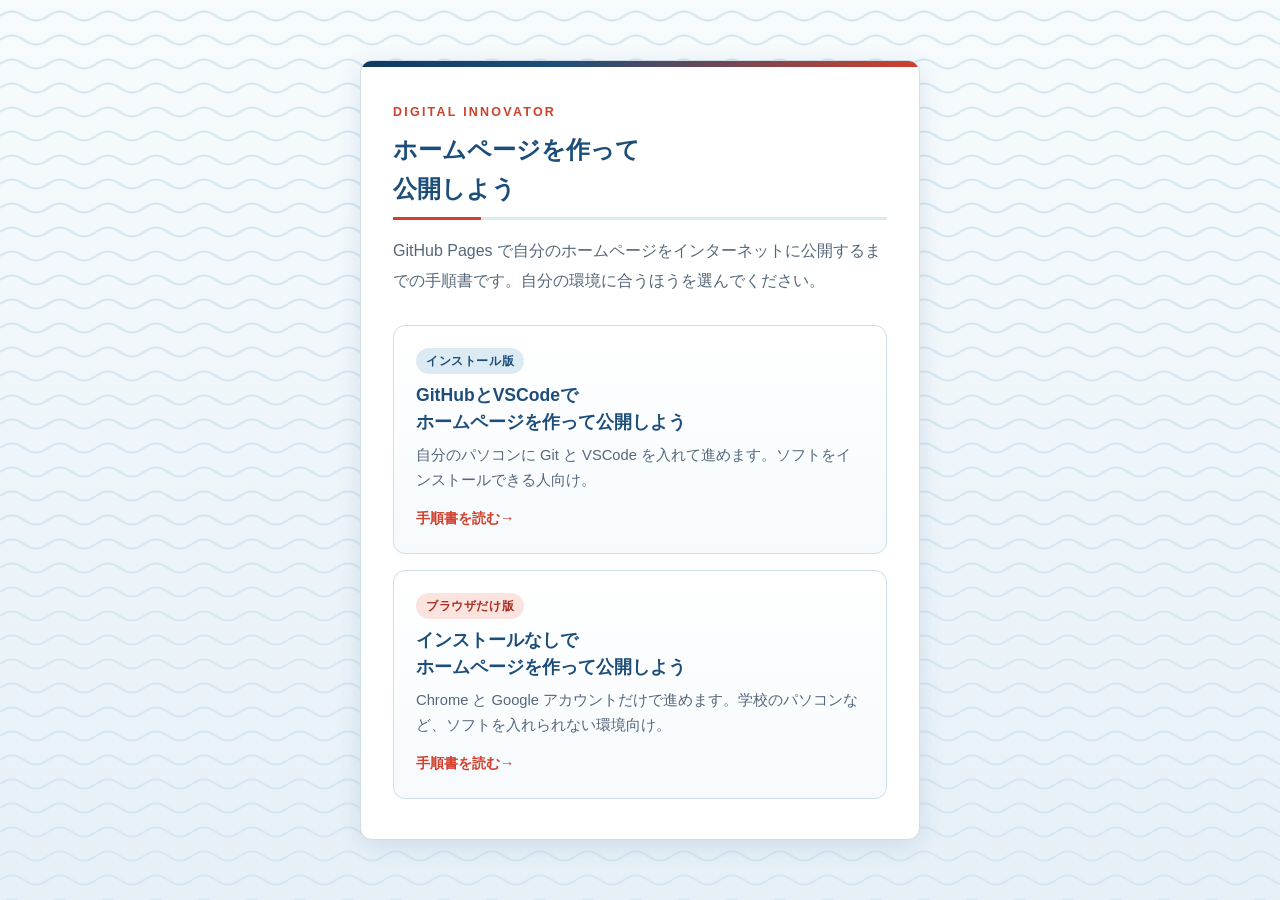
<file: index.html>
<!DOCTYPE html>
<html lang="ja">
<head>
<meta charset="UTF-8">
<meta name="viewport" content="width=device-width, initial-scale=1.0">
<title>ホームページを作って公開しよう | 手順書</title>
<meta name="description" content="GitHub Pagesで自分のホームページを公開するための手順書です。VSCodeをインストールする版と、ブラウザだけで進める版があります。">
<link rel="stylesheet" href="style.css">
</head>
<body>
<main>
  <p class="eyebrow">Digital Innovator</p>
  <h1>ホームページを作って<br>公開しよう</h1>
  <p class="lead">GitHub Pages で自分のホームページをインターネットに公開するまでの手順書です。自分の環境に合うほうを選んでください。</p>

  <nav class="cards" aria-label="手順書一覧">
    <a class="card" href="github-pages/">
      <span class="tag">インストール版</span>
      <span class="card-title">GitHubとVSCodeで<br>ホームページを作って公開しよう</span>
      <span class="card-desc">自分のパソコンに Git と VSCode を入れて進めます。ソフトをインストールできる人向け。</span>
      <span class="card-more">手順書を読む</span>
    </a>
    <a class="card" href="github-pages-browser/">
      <span class="tag tag-alt">ブラウザだけ版</span>
      <span class="card-title">インストールなしで<br>ホームページを作って公開しよう</span>
      <span class="card-desc">Chrome と Google アカウントだけで進めます。学校のパソコンなど、ソフトを入れられない環境向け。</span>
      <span class="card-more">手順書を読む</span>
    </a>
  </nav>
</main>
</body>
</html>
</file>
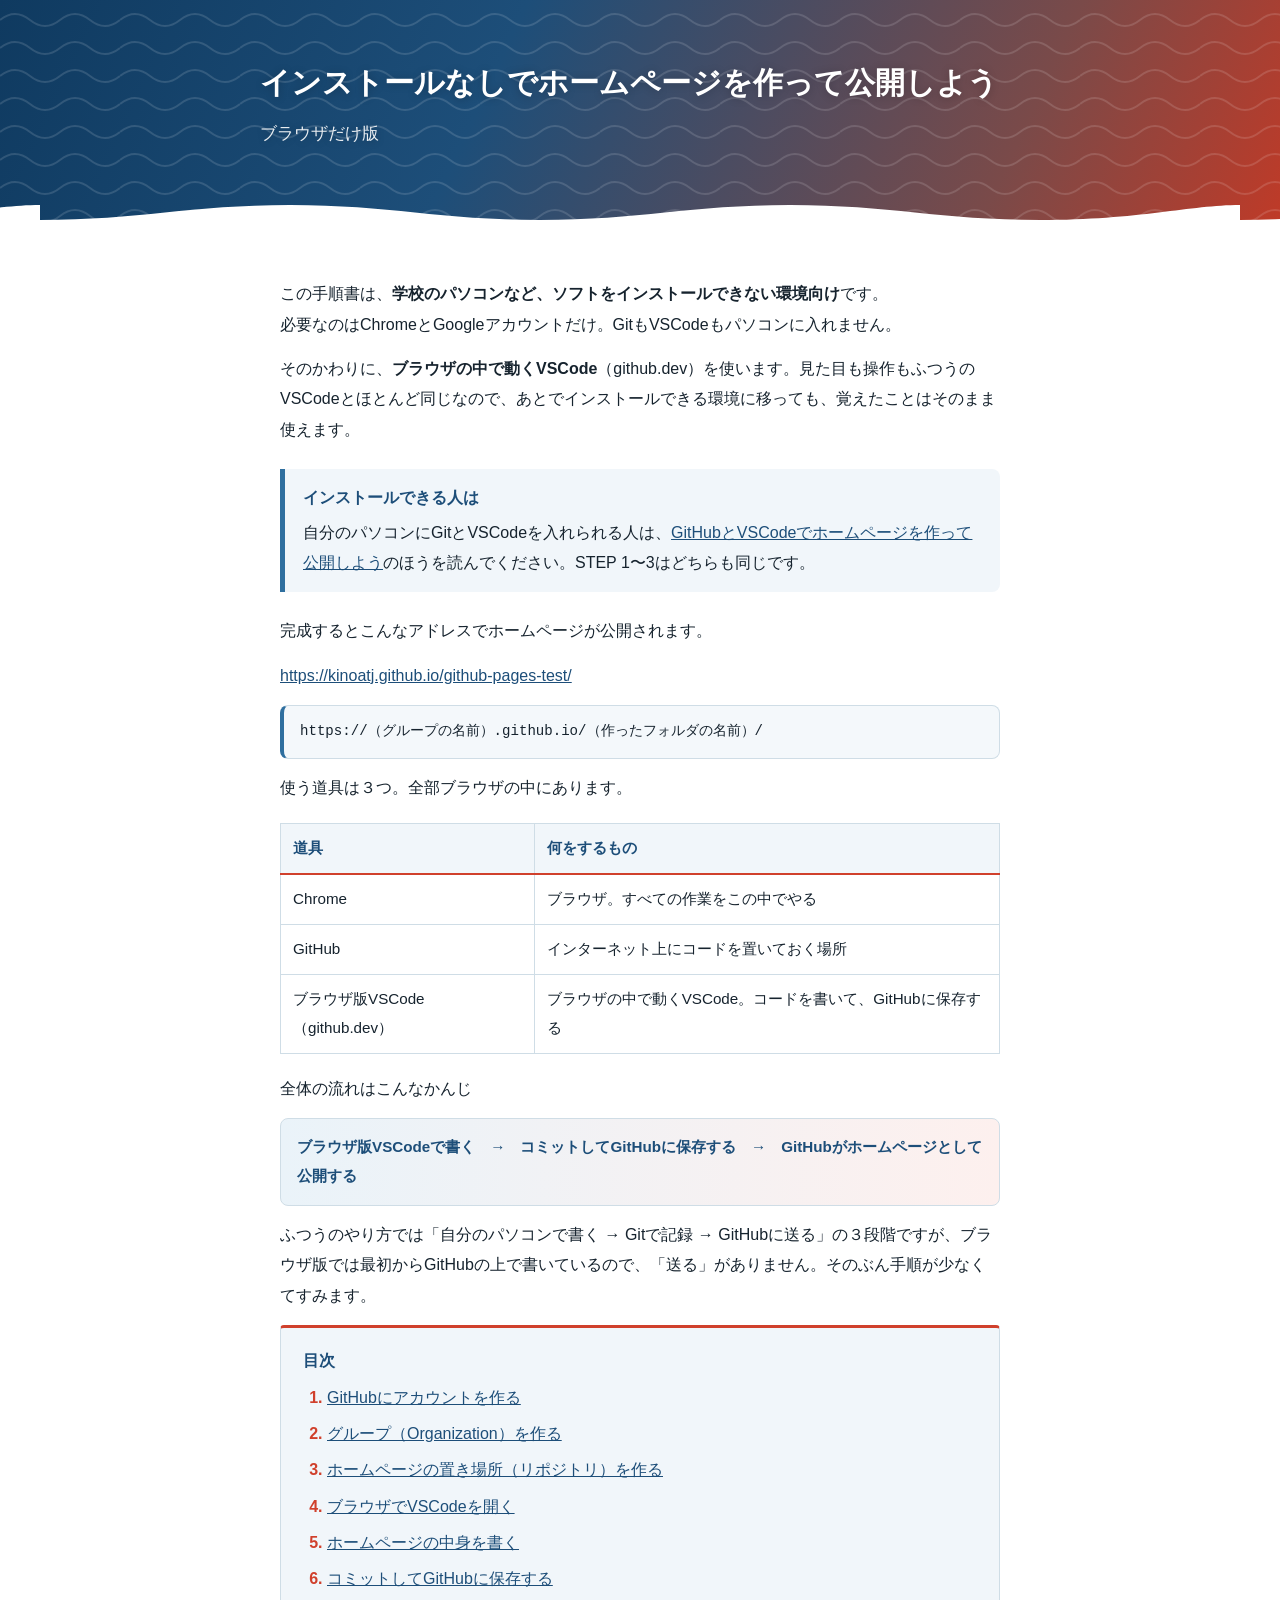
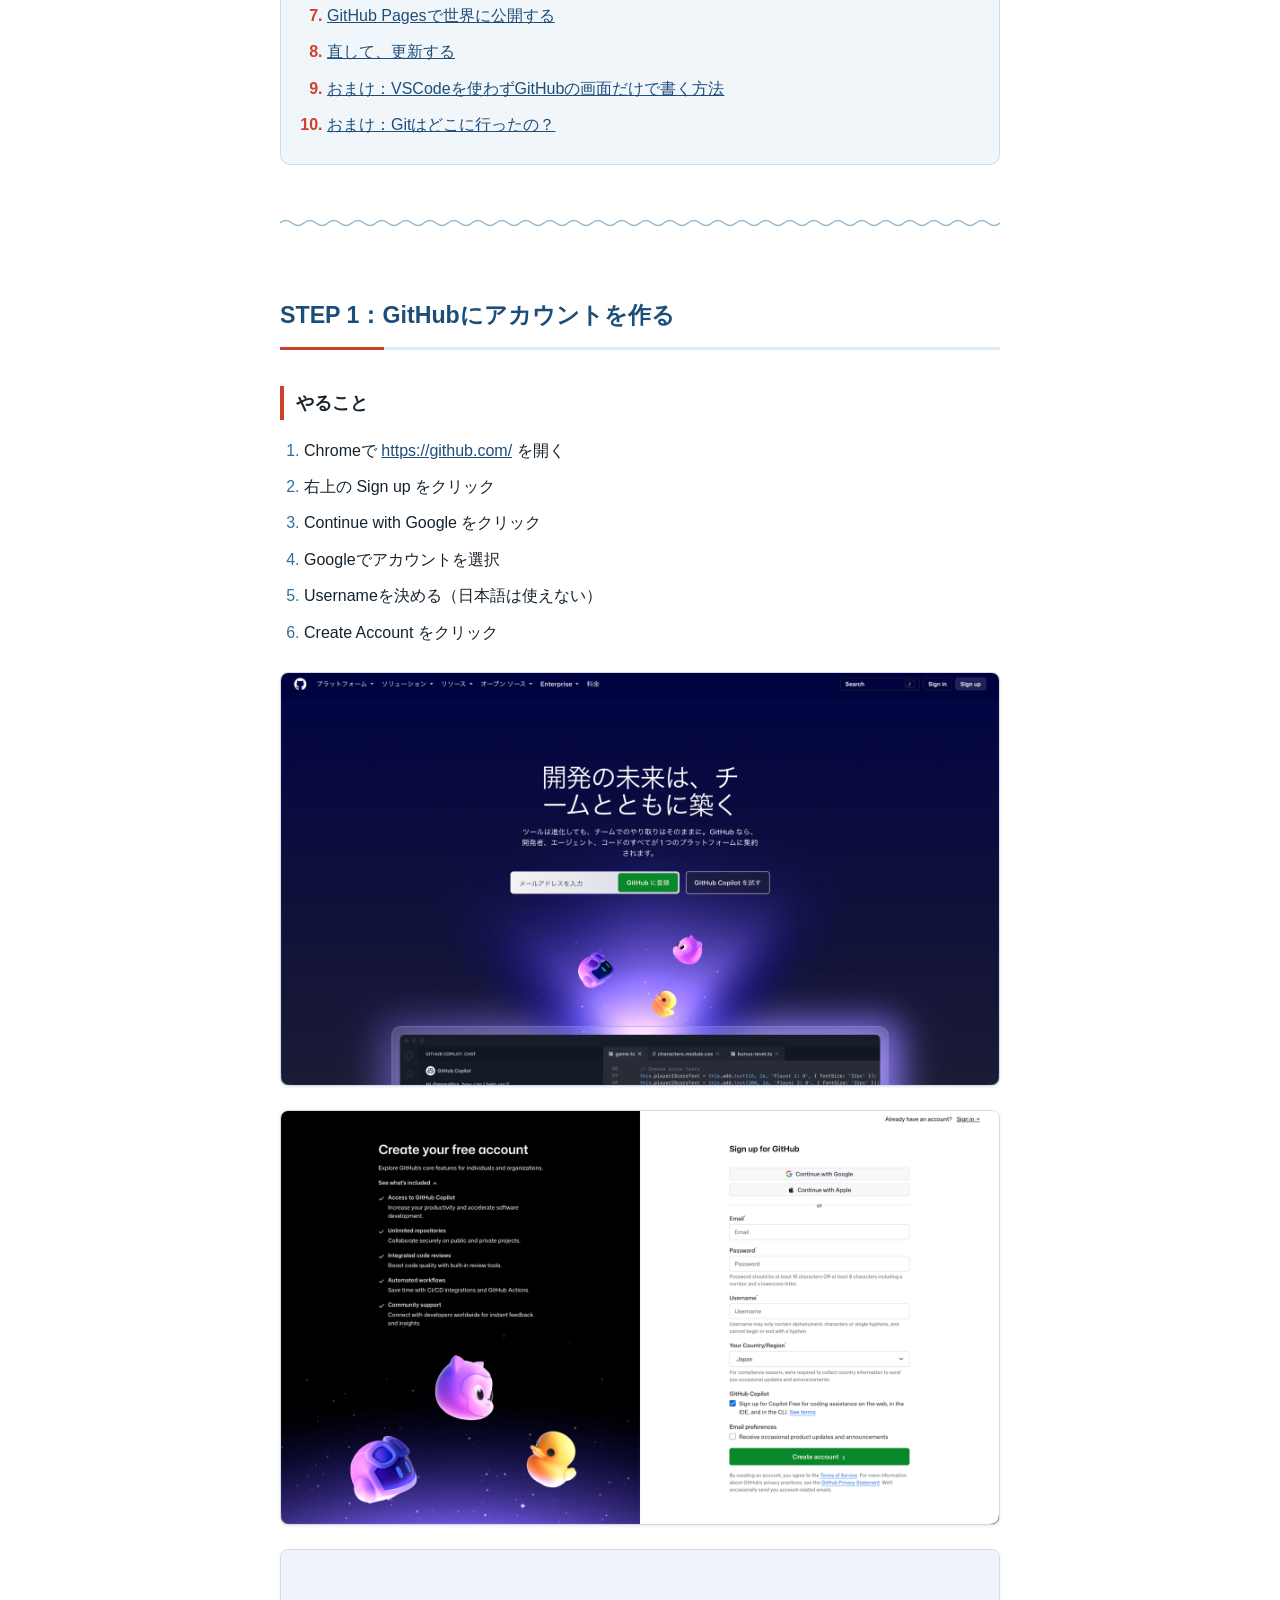
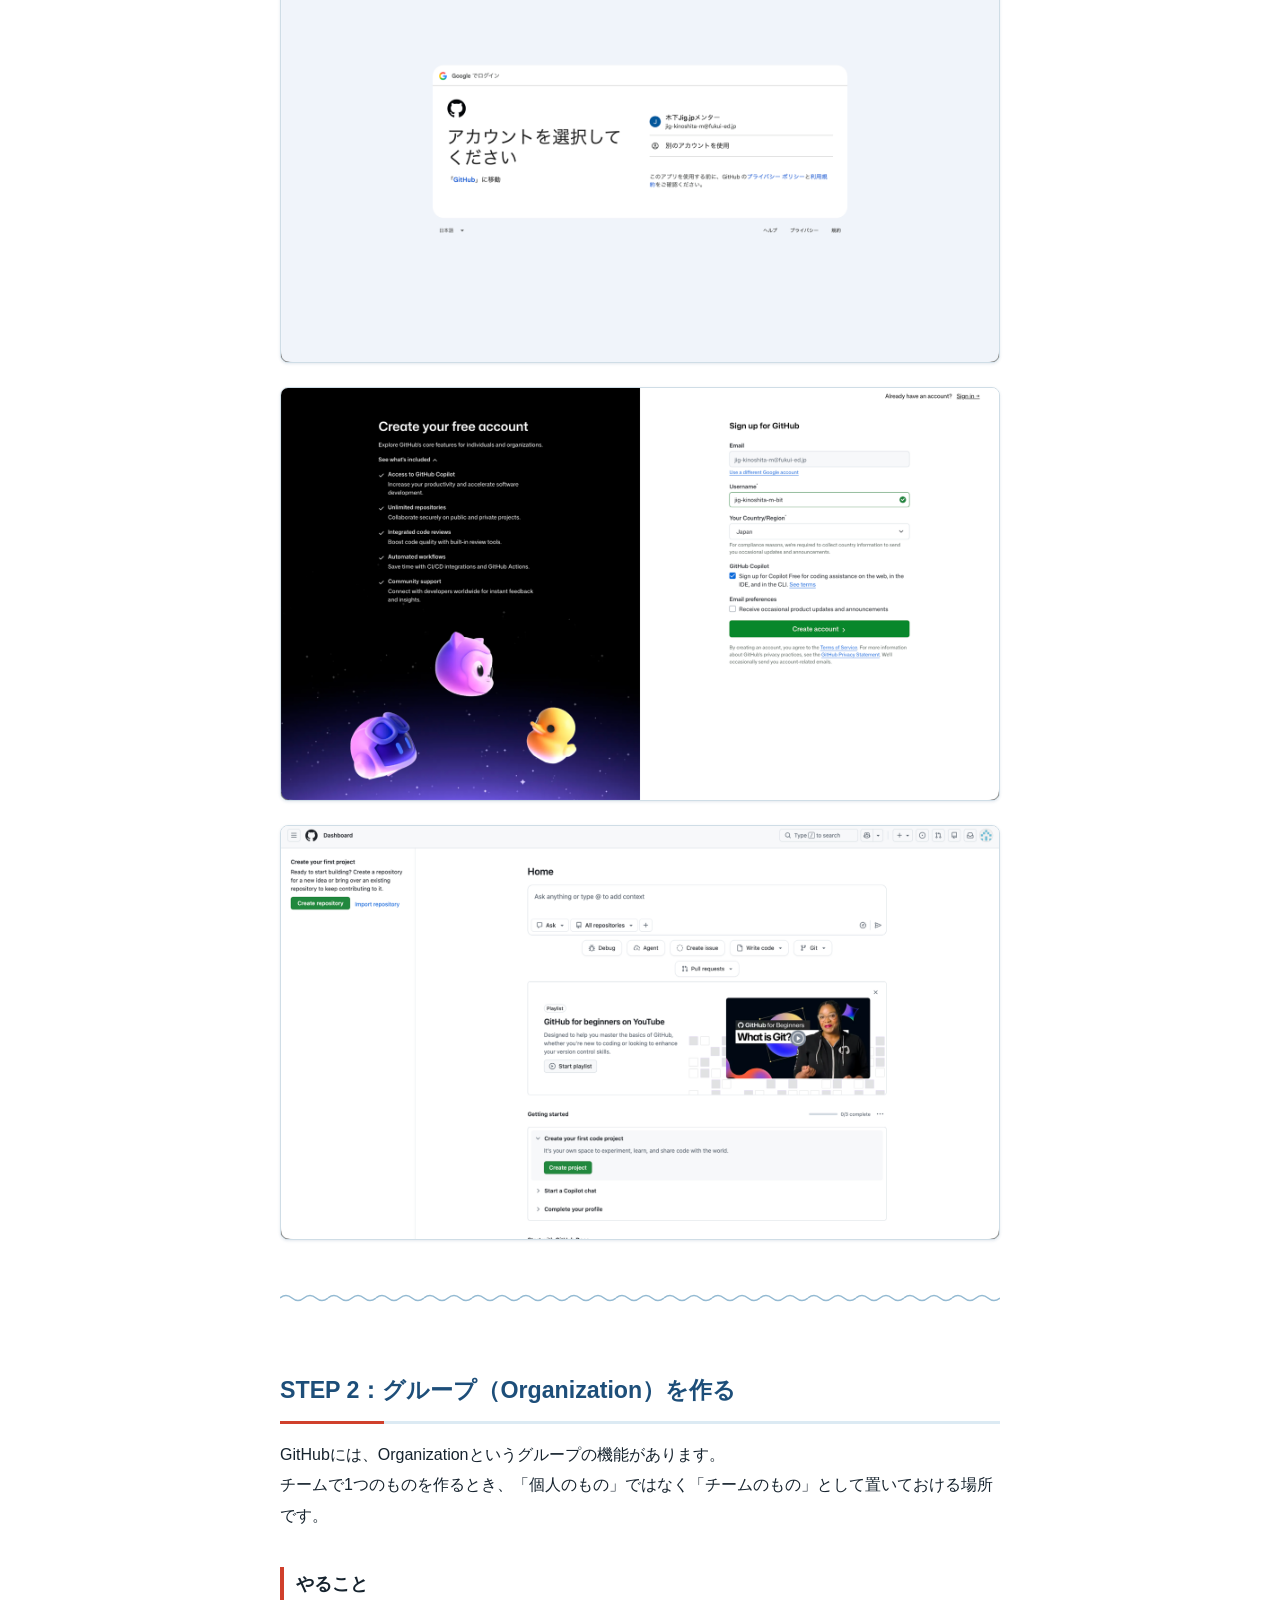
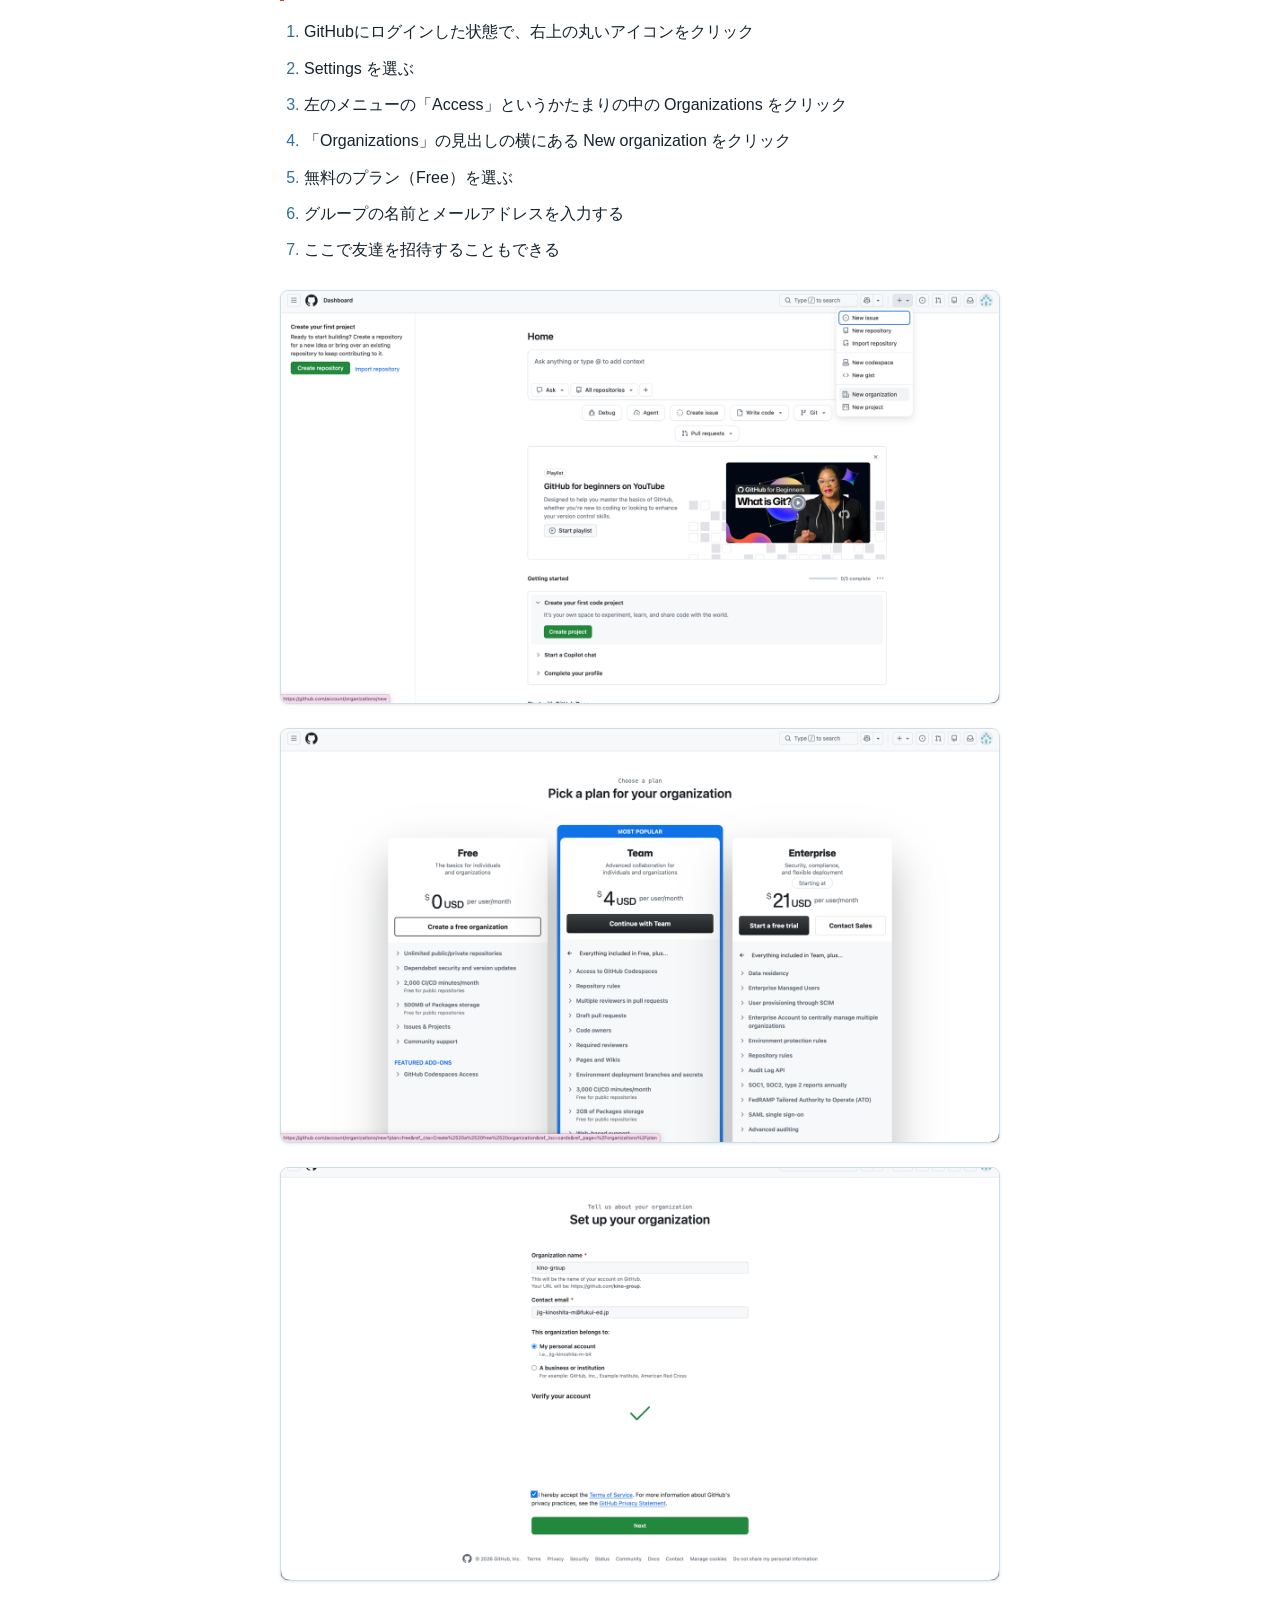
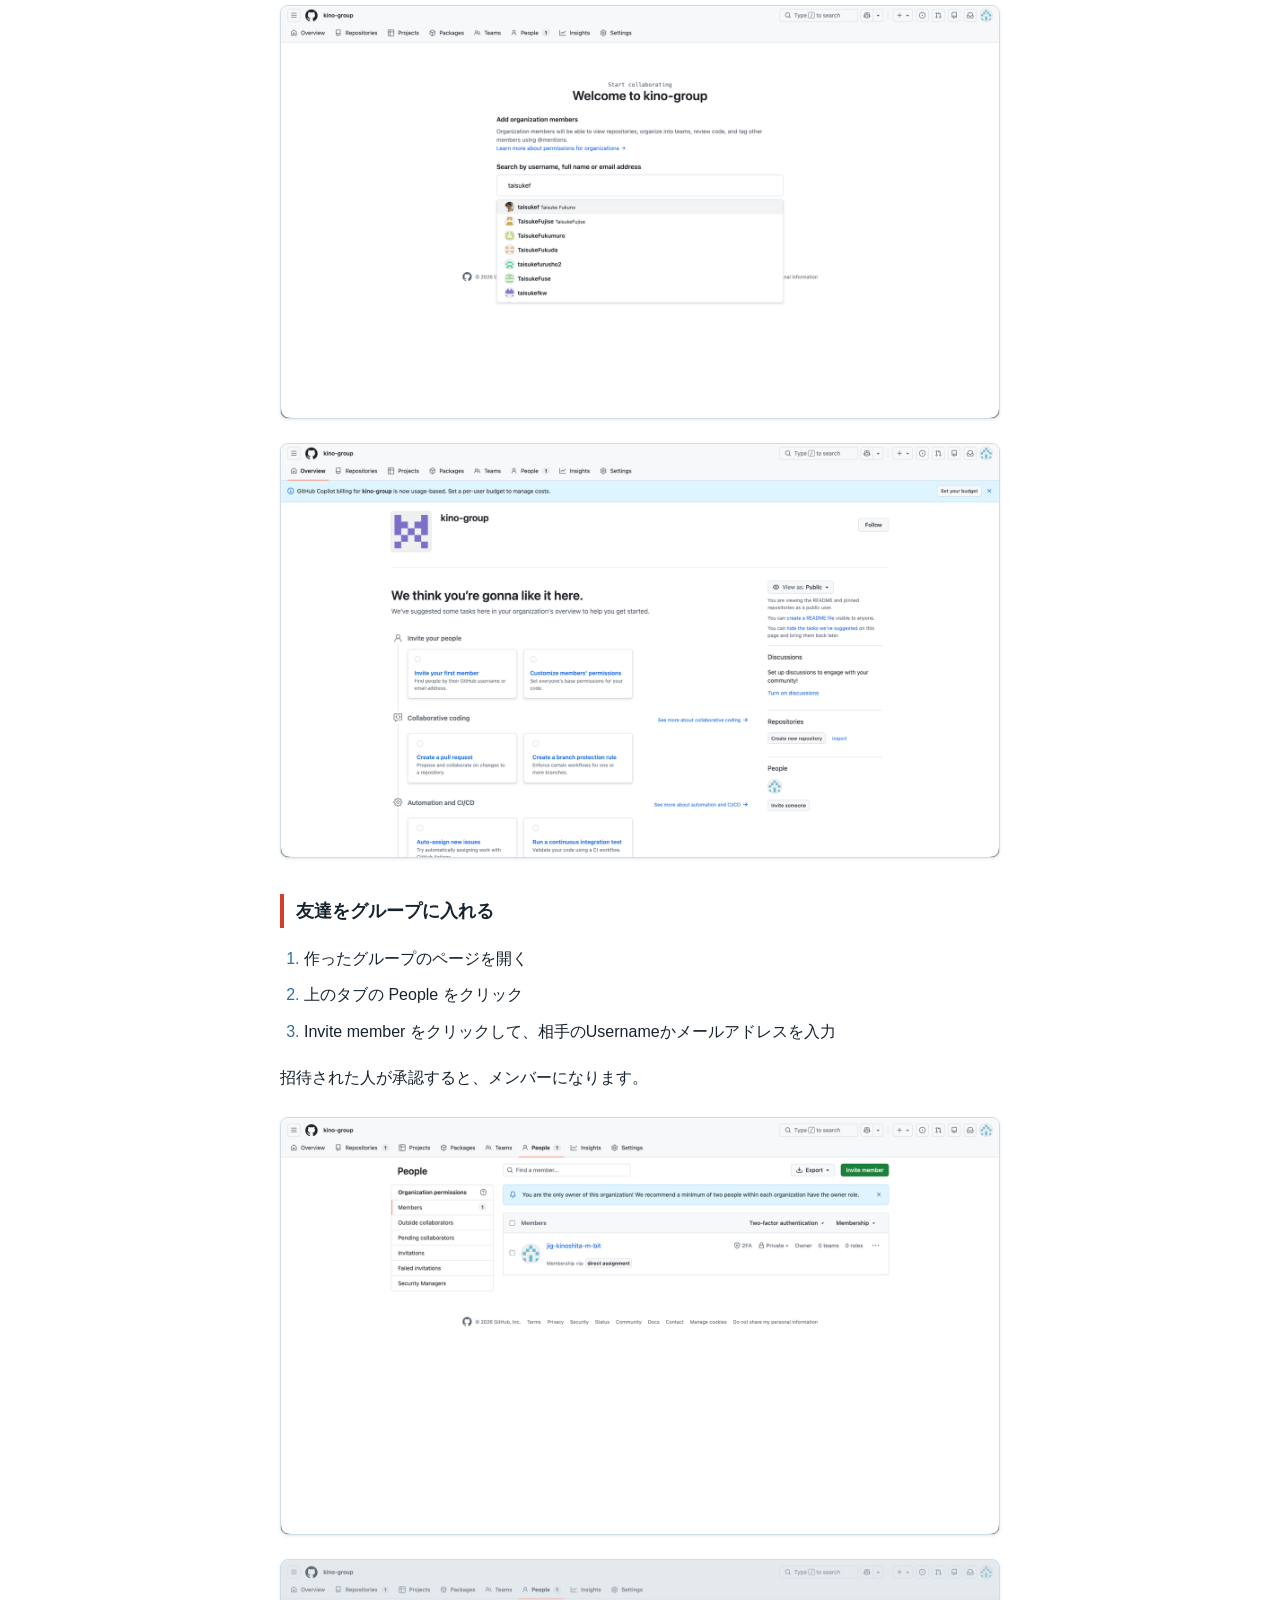
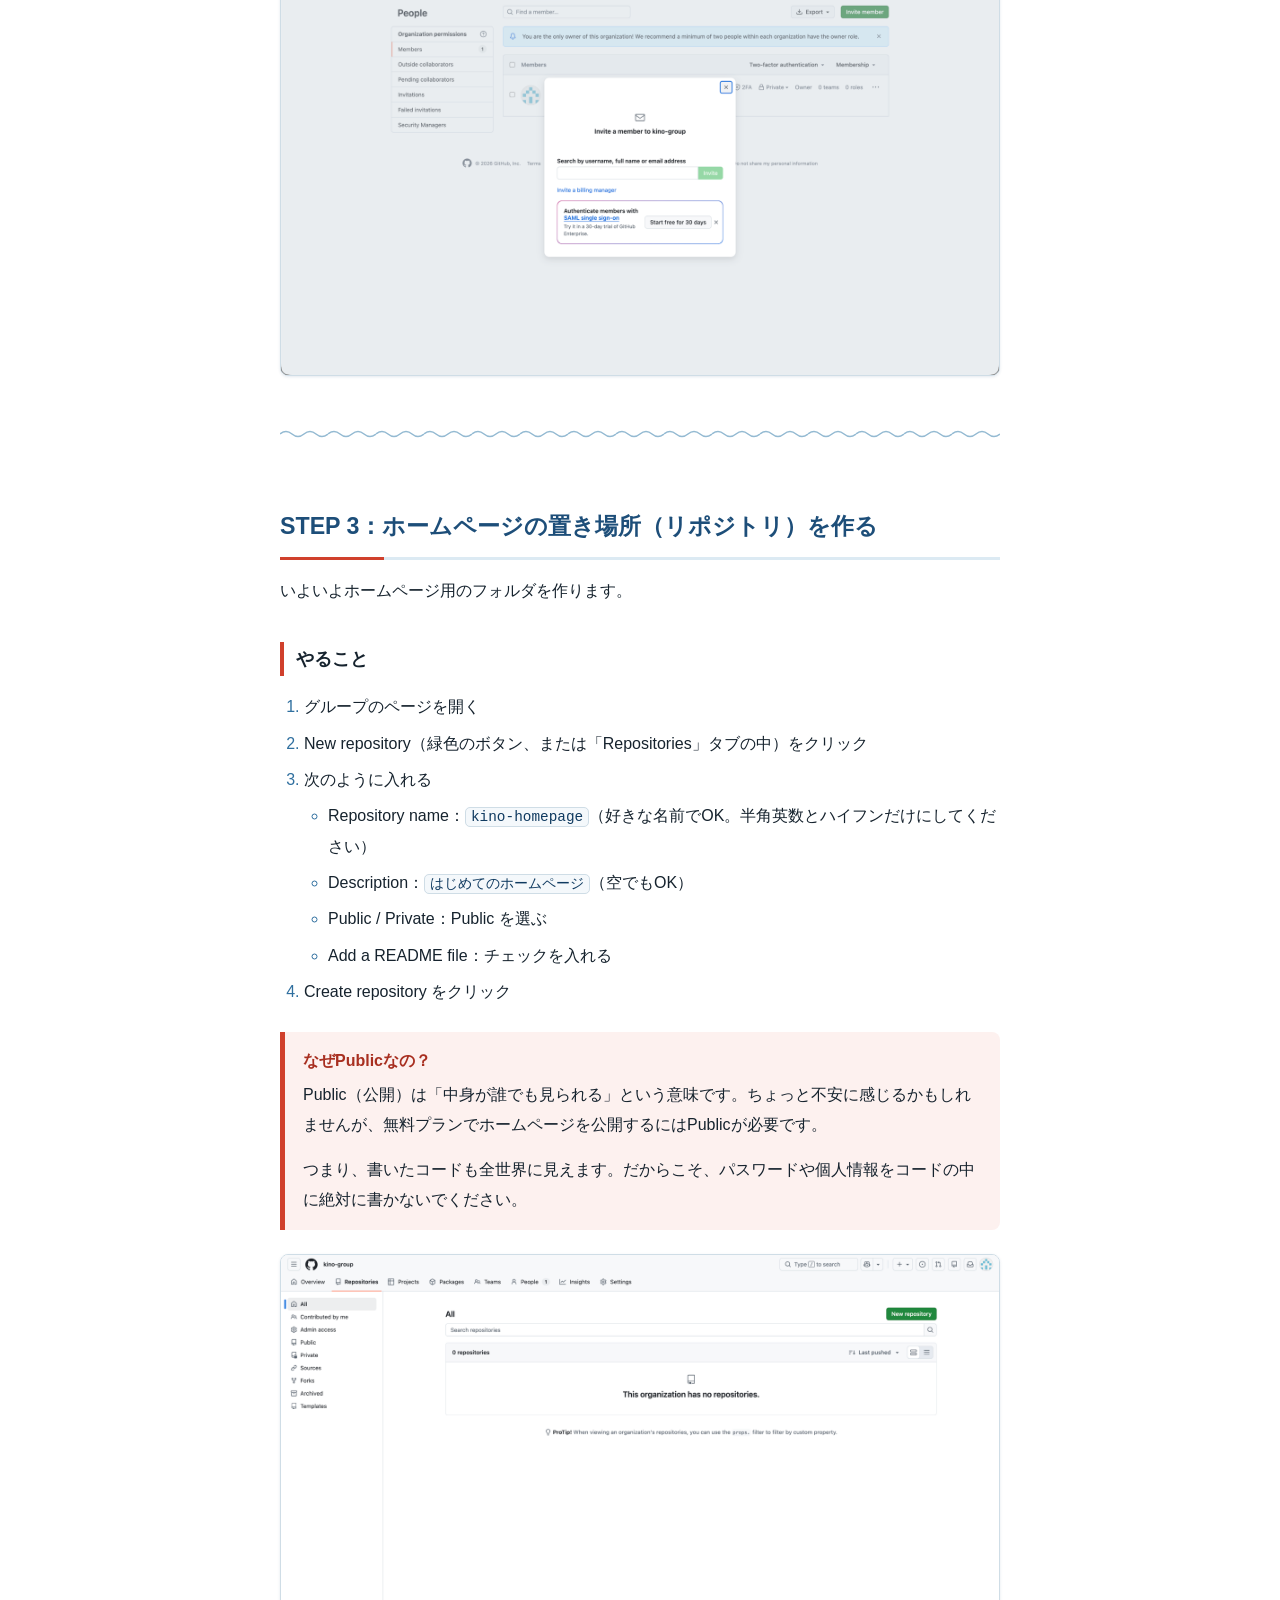
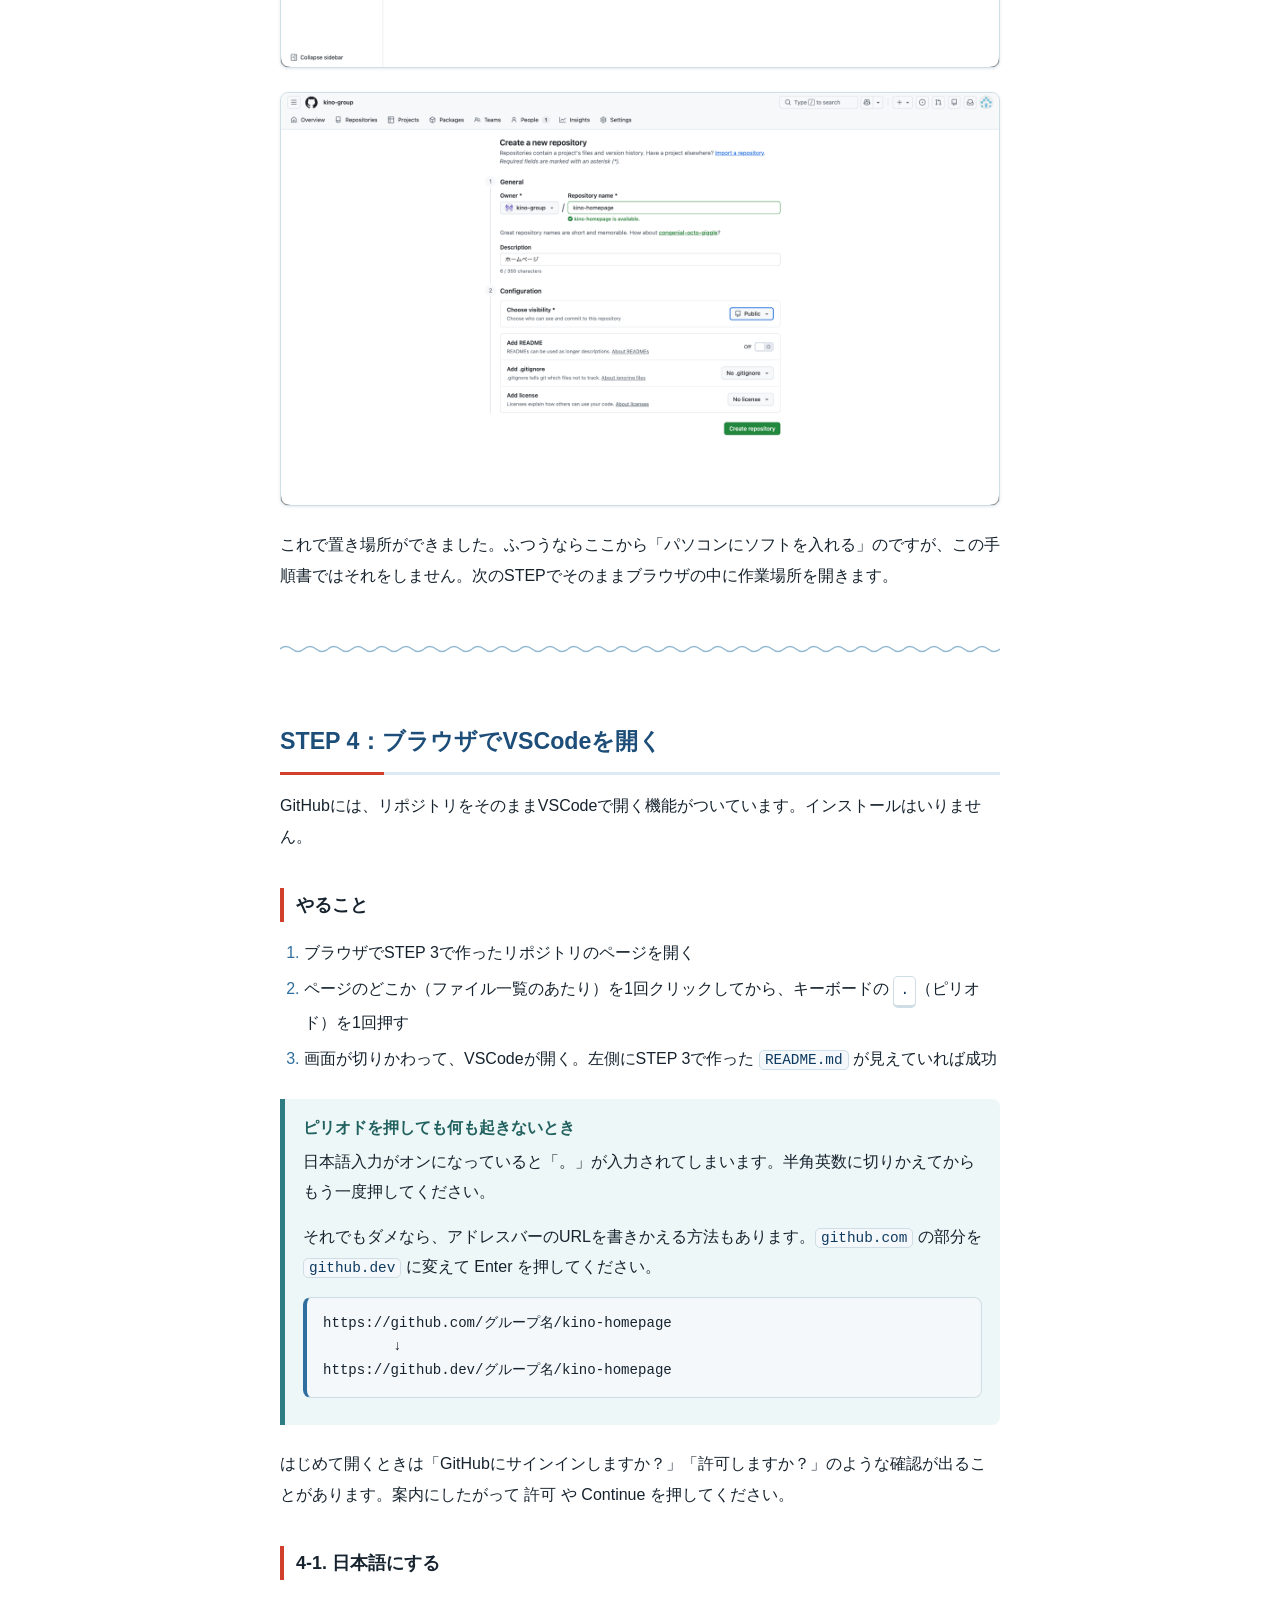
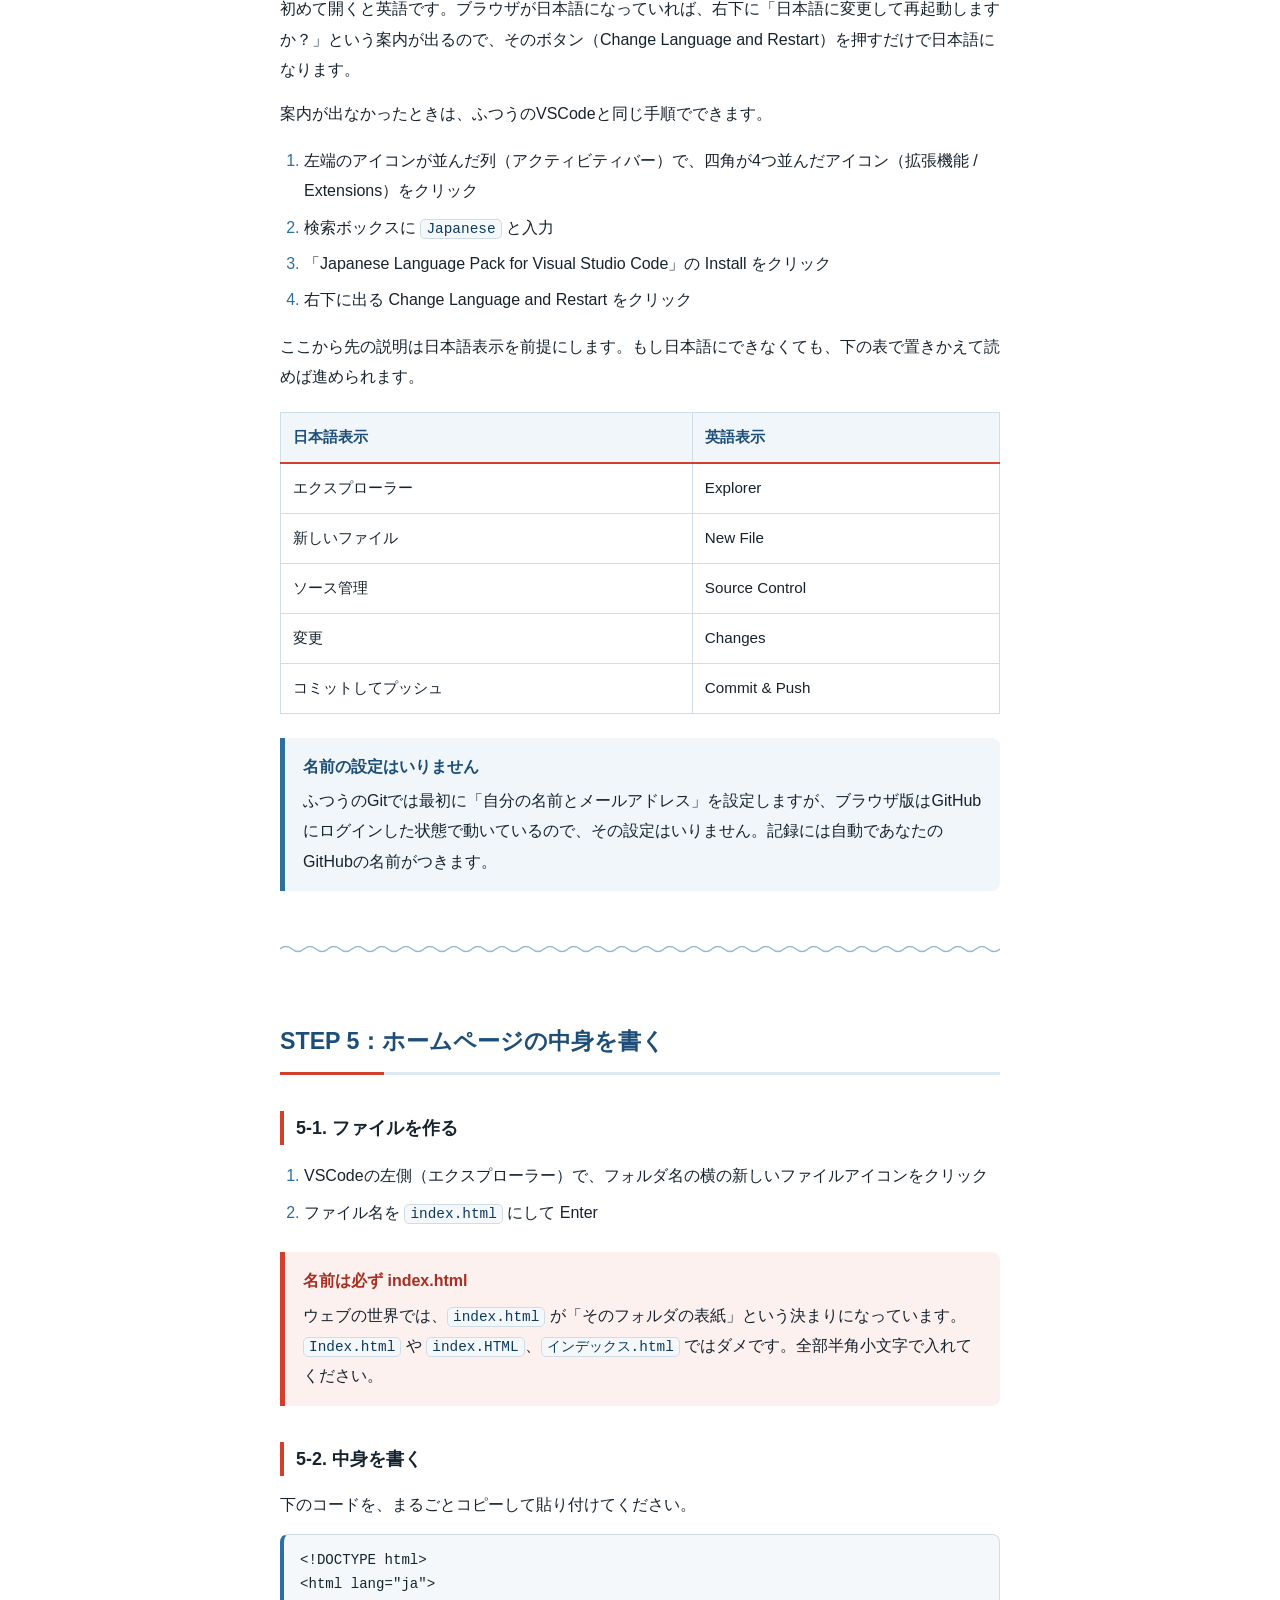
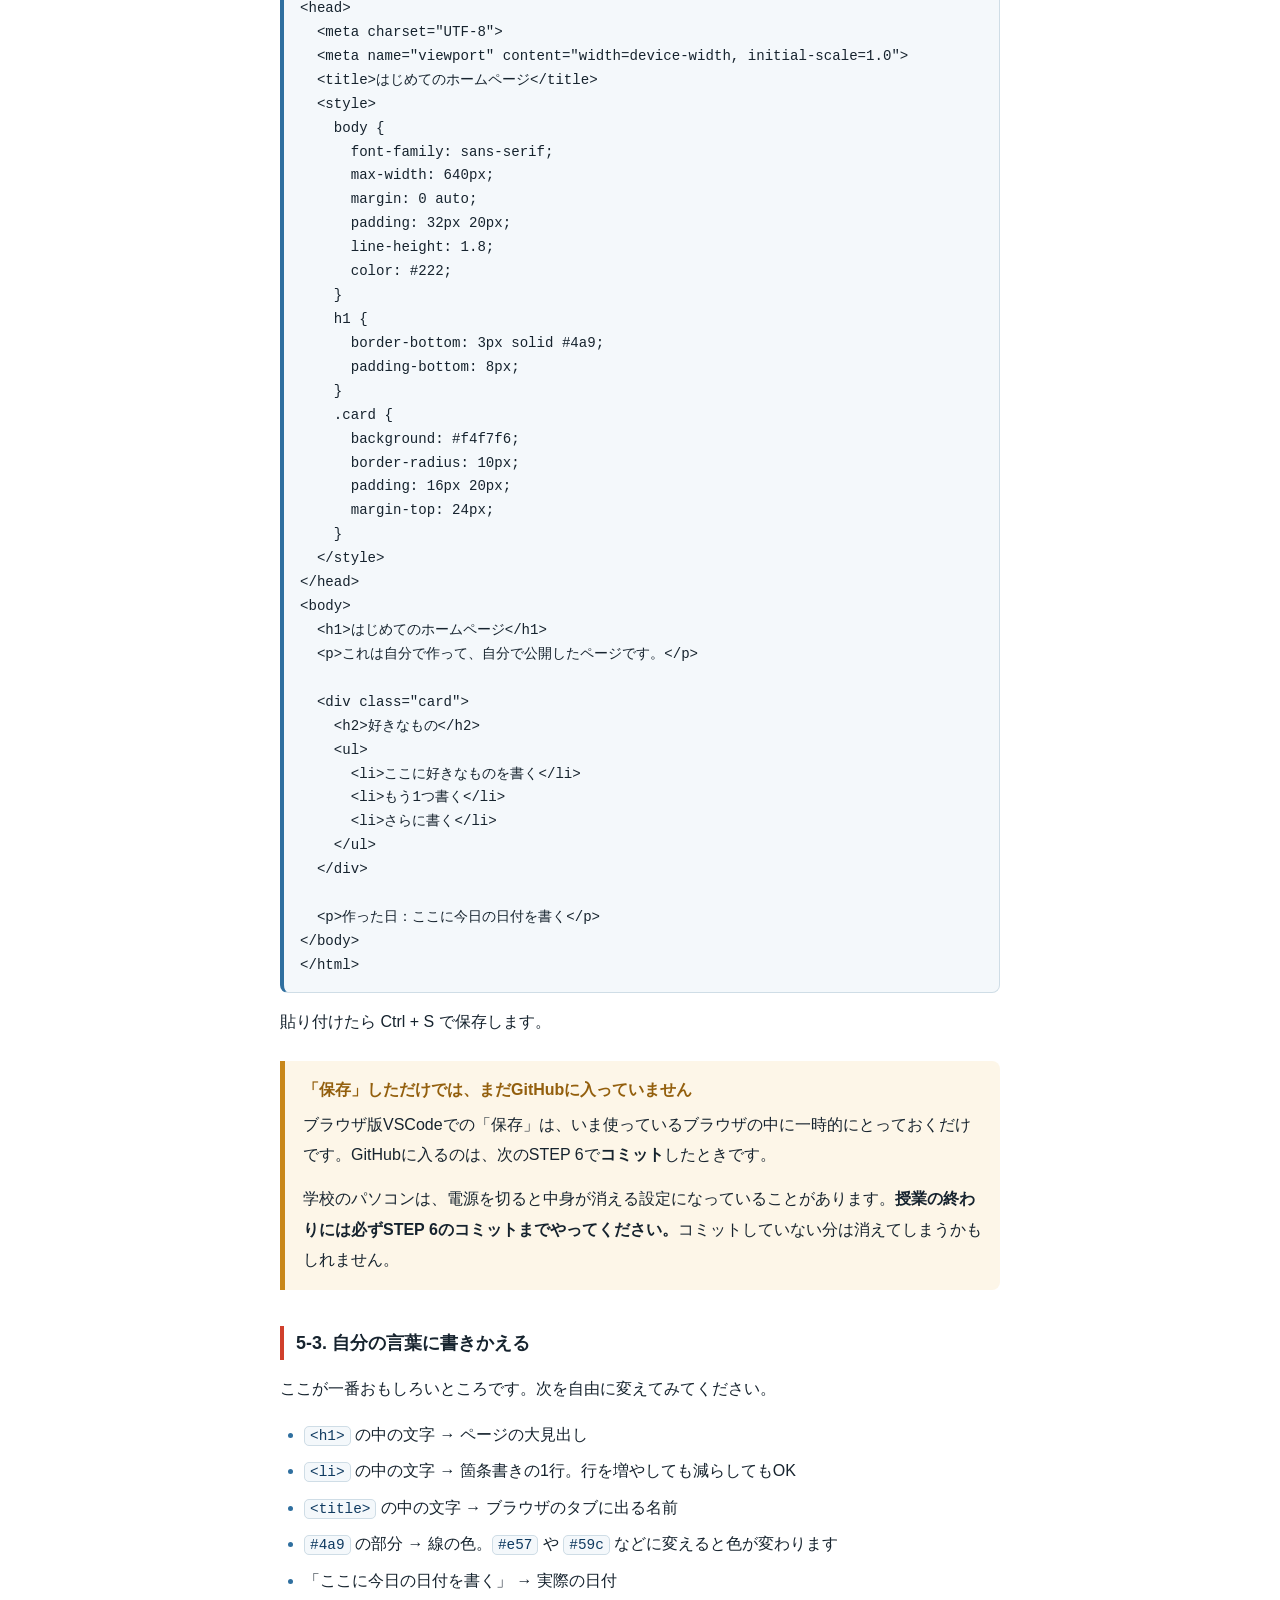
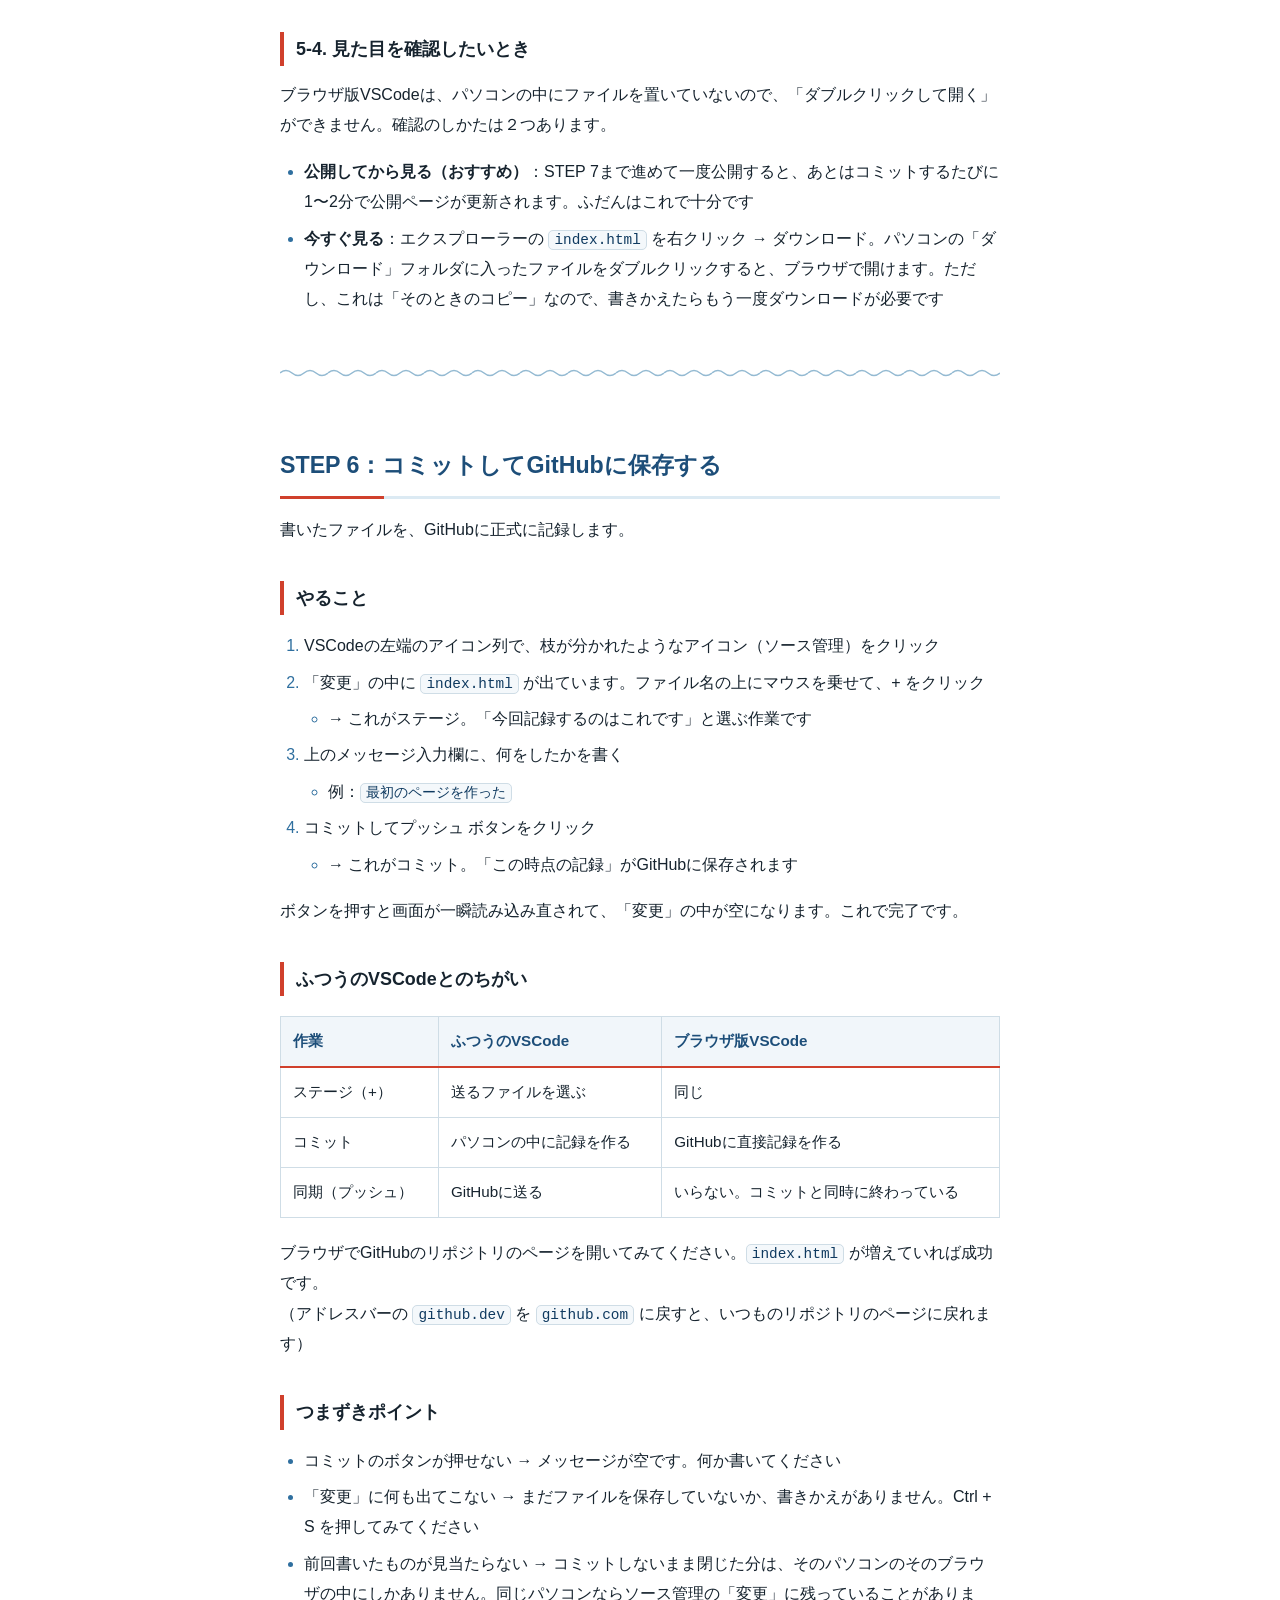
<file: github-pages-browser/index.html>
<!DOCTYPE html>
<html lang="ja">
<head>
<meta charset="UTF-8">
<meta name="viewport" content="width=device-width, initial-scale=1.0">
<title>インストールなしでホームページを作って公開しよう（ブラウザだけ版）</title>
<meta name="description" content="ソフトをインストールできない学校のパソコンでも、ブラウザだけでGitHub Pagesにホームページを公開する手順書です。">
<link rel="stylesheet" href="../github-pages/style.css">
</head>
<body>

<header class="hero">
  <div class="inner">
    <h1>インストールなしでホームページを作って公開しよう<br><small>ブラウザだけ版</small></h1>
  </div>
</header>

<div class="wrap">

<p>この手順書は、<strong>学校のパソコンなど、ソフトをインストールできない環境向け</strong>です。<br>
必要なのはChromeとGoogleアカウントだけ。GitもVSCodeもパソコンに入れません。</p>

<p>そのかわりに、<strong>ブラウザの中で動くVSCode</strong>（github.dev）を使います。見た目も操作もふつうのVSCodeとほとんど同じなので、あとでインストールできる環境に移っても、覚えたことはそのまま使えます。</p>

<div class="callout note">
  <div class="title">インストールできる人は</div>
  <p>自分のパソコンにGitとVSCodeを入れられる人は、<a href="../github-pages/">GitHubとVSCodeでホームページを作って公開しよう</a>のほうを読んでください。STEP 1〜3はどちらも同じです。</p>
</div>

<p>完成するとこんなアドレスでホームページが公開されます。</p>

<p><a href="https://kinoatj.github.io/github-pages-test/">https://kinoatj.github.io/github-pages-test/</a></p>

<pre><code>https://（グループの名前）.github.io/（作ったフォルダの名前）/</code></pre>

<p>使う道具は３つ。全部ブラウザの中にあります。</p>

<table>
  <thead>
    <tr><th>道具</th><th>何をするもの</th></tr>
  </thead>
  <tbody>
    <tr><td>Chrome</td><td>ブラウザ。すべての作業をこの中でやる</td></tr>
    <tr><td>GitHub</td><td>インターネット上にコードを置いておく場所</td></tr>
    <tr><td>ブラウザ版VSCode（github.dev）</td><td>ブラウザの中で動くVSCode。コードを書いて、GitHubに保存する</td></tr>
  </tbody>
</table>

<p>全体の流れはこんなかんじ</p>

<div class="flow">ブラウザ版VSCodeで書く　→　コミットしてGitHubに保存する　→　GitHubがホームページとして公開する</div>

<p>ふつうのやり方では「自分のパソコンで書く → Gitで記録 → GitHubに送る」の３段階ですが、ブラウザ版では最初からGitHubの上で書いているので、「送る」がありません。そのぶん手順が少なくてすみます。</p>

<nav class="toc">
  <div class="title">目次</div>
  <ol>
    <li><a href="#step1">GitHubにアカウントを作る</a></li>
    <li><a href="#step2">グループ（Organization）を作る</a></li>
    <li><a href="#step3">ホームページの置き場所（リポジトリ）を作る</a></li>
    <li><a href="#step4">ブラウザでVSCodeを開く</a></li>
    <li><a href="#step5">ホームページの中身を書く</a></li>
    <li><a href="#step6">コミットしてGitHubに保存する</a></li>
    <li><a href="#step7">GitHub Pagesで世界に公開する</a></li>
    <li><a href="#step8">直して、更新する</a></li>
    <li><a href="#appendix1">おまけ：VSCodeを使わずGitHubの画面だけで書く方法</a></li>
    <li><a href="#appendix2">おまけ：Gitはどこに行ったの？</a></li>
  </ol>
</nav>

<hr>

<h2 id="step1">STEP 1：GitHubにアカウントを作る</h2>

<h3>やること</h3>
<ol>
  <li>Chromeで <a href="https://github.com/">https://github.com/</a> を開く</li>
  <li>右上の Sign up をクリック</li>
  <li>Continue with Google をクリック</li>
  <li>Googleでアカウントを選択</li>
  <li>Usernameを決める（日本語は使えない）</li>
  <li>Create Account をクリック</li>
</ol>

<figure><img src="../github-pages/images/img-162345.png" alt="GitHubのトップページでSign upをクリック" loading="lazy"></figure>
<figure><img src="../github-pages/images/img-162358.png" alt="Continue with Googleをクリック" loading="lazy"></figure>
<figure><img src="../github-pages/images/img-162410.png" alt="Googleでアカウントを選択" loading="lazy"></figure>
<figure><img src="../github-pages/images/img-162440.png" alt="Usernameを決める画面" loading="lazy"></figure>
<figure><img src="../github-pages/images/img-162503.png" alt="Create Accountをクリック" loading="lazy"></figure>

<hr>

<h2 id="step2">STEP 2：グループ（Organization）を作る</h2>

<p>GitHubには、Organizationというグループの機能があります。<br>
チームで1つのものを作るとき、「個人のもの」ではなく「チームのもの」として置いておける場所です。</p>

<h3>やること</h3>
<ol>
  <li>GitHubにログインした状態で、右上の丸いアイコンをクリック</li>
  <li>Settings を選ぶ</li>
  <li>左のメニューの「Access」というかたまりの中の Organizations をクリック</li>
  <li>「Organizations」の見出しの横にある New organization をクリック</li>
  <li>無料のプラン（Free）を選ぶ</li>
  <li>グループの名前とメールアドレスを入力する</li>
  <li>ここで友達を招待することもできる</li>
</ol>

<figure><img src="../github-pages/images/img-162658.png" alt="右上のアイコンからSettingsを開く" loading="lazy"></figure>
<figure><img src="../github-pages/images/img-162711.png" alt="左メニューのOrganizations" loading="lazy"></figure>
<figure><img src="../github-pages/images/img-162747.png" alt="New organizationをクリック" loading="lazy"></figure>
<figure><img src="../github-pages/images/img-162825.png" alt="無料プラン（Free）を選ぶ" loading="lazy"></figure>
<figure><img src="../github-pages/images/img-162837.png" alt="グループ名とメールアドレスを入力" loading="lazy"></figure>

<h3>友達をグループに入れる</h3>
<ol>
  <li>作ったグループのページを開く</li>
  <li>上のタブの People をクリック</li>
  <li>Invite member をクリックして、相手のUsernameかメールアドレスを入力</li>
</ol>

<p>招待された人が承認すると、メンバーになります。</p>

<figure><img src="../github-pages/images/img-165255.png" alt="PeopleタブとInvite member" loading="lazy"></figure>
<figure><img src="../github-pages/images/img-165302.png" alt="Usernameかメールアドレスを入力して招待" loading="lazy"></figure>

<hr>

<h2 id="step3">STEP 3：ホームページの置き場所（リポジトリ）を作る</h2>

<p>いよいよホームページ用のフォルダを作ります。</p>

<h3>やること</h3>
<ol>
  <li>グループのページを開く</li>
  <li>New repository（緑色のボタン、または「Repositories」タブの中）をクリック</li>
  <li>次のように入れる
    <ul>
      <li>Repository name：<code>kino-homepage</code>（好きな名前でOK。半角英数とハイフンだけにしてください）</li>
      <li>Description：<code>はじめてのホームページ</code>（空でもOK）</li>
      <li>Public / Private：Public を選ぶ</li>
      <li>Add a README file：チェックを入れる</li>
    </ul>
  </li>
  <li>Create repository をクリック</li>
</ol>

<div class="callout important">
  <div class="title">なぜPublicなの？</div>
  <p>Public（公開）は「中身が誰でも見られる」という意味です。ちょっと不安に感じるかもしれませんが、無料プランでホームページを公開するにはPublicが必要です。</p>
  <p>つまり、書いたコードも全世界に見えます。だからこそ、パスワードや個人情報をコードの中に絶対に書かないでください。</p>
</div>

<figure><img src="../github-pages/images/img-162856.png" alt="New repositoryの入力画面" loading="lazy"></figure>
<figure><img src="../github-pages/images/img-162924.png" alt="作成されたリポジトリ" loading="lazy"></figure>

<p>これで置き場所ができました。ふつうならここから「パソコンにソフトを入れる」のですが、この手順書ではそれをしません。次のSTEPでそのままブラウザの中に作業場所を開きます。</p>

<hr>

<h2 id="step4">STEP 4：ブラウザでVSCodeを開く</h2>

<p>GitHubには、リポジトリをそのままVSCodeで開く機能がついています。インストールはいりません。</p>

<h3>やること</h3>
<ol>
  <li>ブラウザでSTEP 3で作ったリポジトリのページを開く</li>
  <li>ページのどこか（ファイル一覧のあたり）を1回クリックしてから、キーボードの <kbd>.</kbd>（ピリオド）を1回押す</li>
  <li>画面が切りかわって、VSCodeが開く。左側にSTEP 3で作った <code>README.md</code> が見えていれば成功</li>
</ol>

<div class="callout tip">
  <div class="title">ピリオドを押しても何も起きないとき</div>
  <p>日本語入力がオンになっていると「。」が入力されてしまいます。半角英数に切りかえてからもう一度押してください。</p>
  <p>それでもダメなら、アドレスバーのURLを書きかえる方法もあります。<code>github.com</code> の部分を <code>github.dev</code> に変えて Enter を押してください。</p>
  <pre><code>https://github.com/グループ名/kino-homepage
　　　　　↓
https://github.dev/グループ名/kino-homepage</code></pre>
</div>

<!-- TODO: スクリーンショット：リポジトリのページで「.」を押したあとに開くgithub.devの画面（左にREADME.mdが見えている） -->

<p>はじめて開くときは「GitHubにサインインしますか？」「許可しますか？」のような確認が出ることがあります。案内にしたがって 許可 や Continue を押してください。</p>

<h3>4-1. 日本語にする</h3>

<p>初めて開くと英語です。ブラウザが日本語になっていれば、右下に「日本語に変更して再起動しますか？」という案内が出るので、そのボタン（Change Language and Restart）を押すだけで日本語になります。</p>

<p>案内が出なかったときは、ふつうのVSCodeと同じ手順でできます。</p>

<ol>
  <li>左端のアイコンが並んだ列（アクティビティバー）で、四角が4つ並んだアイコン（拡張機能 / Extensions）をクリック</li>
  <li>検索ボックスに <code>Japanese</code> と入力</li>
  <li>「Japanese Language Pack for Visual Studio Code」の Install をクリック</li>
  <li>右下に出る Change Language and Restart をクリック</li>
</ol>

<p>ここから先の説明は日本語表示を前提にします。もし日本語にできなくても、下の表で置きかえて読めば進められます。</p>

<table>
  <thead>
    <tr><th>日本語表示</th><th>英語表示</th></tr>
  </thead>
  <tbody>
    <tr><td>エクスプローラー</td><td>Explorer</td></tr>
    <tr><td>新しいファイル</td><td>New File</td></tr>
    <tr><td>ソース管理</td><td>Source Control</td></tr>
    <tr><td>変更</td><td>Changes</td></tr>
    <tr><td>コミットしてプッシュ</td><td>Commit &amp; Push</td></tr>
  </tbody>
</table>

<!-- TODO: スクリーンショット：右下に出る日本語化の案内、または拡張機能でJapanese Language Packを入れる画面 -->

<div class="callout note">
  <div class="title">名前の設定はいりません</div>
  <p>ふつうのGitでは最初に「自分の名前とメールアドレス」を設定しますが、ブラウザ版はGitHubにログインした状態で動いているので、その設定はいりません。記録には自動であなたのGitHubの名前がつきます。</p>
</div>

<hr>

<h2 id="step5">STEP 5：ホームページの中身を書く</h2>

<h3>5-1. ファイルを作る</h3>
<ol>
  <li>VSCodeの左側（エクスプローラー）で、フォルダ名の横の新しいファイルアイコンをクリック</li>
  <li>ファイル名を <code>index.html</code> にして Enter</li>
</ol>

<div class="callout important">
  <div class="title">名前は必ず index.html</div>
  <p>ウェブの世界では、<code>index.html</code> が「そのフォルダの表紙」という決まりになっています。<code>Index.html</code> や <code>index.HTML</code>、<code>インデックス.html</code> ではダメです。全部半角小文字で入れてください。</p>
</div>

<!-- TODO: スクリーンショット：github.devのエクスプローラーでindex.htmlを新規作成しているところ -->

<h3>5-2. 中身を書く</h3>

<p>下のコードを、まるごとコピーして貼り付けてください。</p>

<pre><code>&lt;!DOCTYPE html&gt;
&lt;html lang="ja"&gt;
&lt;head&gt;
  &lt;meta charset="UTF-8"&gt;
  &lt;meta name="viewport" content="width=device-width, initial-scale=1.0"&gt;
  &lt;title&gt;はじめてのホームページ&lt;/title&gt;
  &lt;style&gt;
    body {
      font-family: sans-serif;
      max-width: 640px;
      margin: 0 auto;
      padding: 32px 20px;
      line-height: 1.8;
      color: #222;
    }
    h1 {
      border-bottom: 3px solid #4a9;
      padding-bottom: 8px;
    }
    .card {
      background: #f4f7f6;
      border-radius: 10px;
      padding: 16px 20px;
      margin-top: 24px;
    }
  &lt;/style&gt;
&lt;/head&gt;
&lt;body&gt;
  &lt;h1&gt;はじめてのホームページ&lt;/h1&gt;
  &lt;p&gt;これは自分で作って、自分で公開したページです。&lt;/p&gt;

  &lt;div class="card"&gt;
    &lt;h2&gt;好きなもの&lt;/h2&gt;
    &lt;ul&gt;
      &lt;li&gt;ここに好きなものを書く&lt;/li&gt;
      &lt;li&gt;もう1つ書く&lt;/li&gt;
      &lt;li&gt;さらに書く&lt;/li&gt;
    &lt;/ul&gt;
  &lt;/div&gt;

  &lt;p&gt;作った日：ここに今日の日付を書く&lt;/p&gt;
&lt;/body&gt;
&lt;/html&gt;</code></pre>

<p>貼り付けたら Ctrl + S で保存します。</p>

<div class="callout warning">
  <div class="title">「保存」しただけでは、まだGitHubに入っていません</div>
  <p>ブラウザ版VSCodeでの「保存」は、いま使っているブラウザの中に一時的にとっておくだけです。GitHubに入るのは、次のSTEP 6で<strong>コミット</strong>したときです。</p>
  <p>学校のパソコンは、電源を切ると中身が消える設定になっていることがあります。<strong>授業の終わりには必ずSTEP 6のコミットまでやってください。</strong>コミットしていない分は消えてしまうかもしれません。</p>
</div>

<h3>5-3. 自分の言葉に書きかえる</h3>

<p>ここが一番おもしろいところです。次を自由に変えてみてください。</p>

<ul>
  <li><code>&lt;h1&gt;</code> の中の文字 → ページの大見出し</li>
  <li><code>&lt;li&gt;</code> の中の文字 → 箇条書きの1行。行を増やしても減らしてもOK</li>
  <li><code>&lt;title&gt;</code> の中の文字 → ブラウザのタブに出る名前</li>
  <li><code>#4a9</code> の部分 → 線の色。<code>#e57</code> や <code>#59c</code> などに変えると色が変わります</li>
  <li>「ここに今日の日付を書く」 → 実際の日付</li>
</ul>

<h3>5-4. 見た目を確認したいとき</h3>

<p>ブラウザ版VSCodeは、パソコンの中にファイルを置いていないので、「ダブルクリックして開く」ができません。確認のしかたは２つあります。</p>

<ul>
  <li><strong>公開してから見る（おすすめ）</strong>：STEP 7まで進めて一度公開すると、あとはコミットするたびに1〜2分で公開ページが更新されます。ふだんはこれで十分です</li>
  <li><strong>今すぐ見る</strong>：エクスプローラーの <code>index.html</code> を右クリック → ダウンロード。パソコンの「ダウンロード」フォルダに入ったファイルをダブルクリックすると、ブラウザで開けます。ただし、これは「そのときのコピー」なので、書きかえたらもう一度ダウンロードが必要です</li>
</ul>

<hr>

<h2 id="step6">STEP 6：コミットしてGitHubに保存する</h2>

<p>書いたファイルを、GitHubに正式に記録します。</p>

<h3>やること</h3>
<ol>
  <li>VSCodeの左端のアイコン列で、枝が分かれたようなアイコン（ソース管理）をクリック</li>
  <li>「変更」の中に <code>index.html</code> が出ています。ファイル名の上にマウスを乗せて、+ をクリック
    <ul><li>→ これがステージ。「今回記録するのはこれです」と選ぶ作業です</li></ul>
  </li>
  <li>上のメッセージ入力欄に、何をしたかを書く
    <ul><li>例：<code>最初のページを作った</code></li></ul>
  </li>
  <li>コミットしてプッシュ ボタンをクリック
    <ul><li>→ これがコミット。「この時点の記録」がGitHubに保存されます</li></ul>
  </li>
</ol>

<p>ボタンを押すと画面が一瞬読み込み直されて、「変更」の中が空になります。これで完了です。</p>

<!-- TODO: スクリーンショット：github.devのソース管理で、メッセージを書いて「コミットしてプッシュ」を押すところ -->

<h3>ふつうのVSCodeとのちがい</h3>

<table>
  <thead>
    <tr><th>作業</th><th>ふつうのVSCode</th><th>ブラウザ版VSCode</th></tr>
  </thead>
  <tbody>
    <tr><td>ステージ（+）</td><td>送るファイルを選ぶ</td><td>同じ</td></tr>
    <tr><td>コミット</td><td>パソコンの中に記録を作る</td><td>GitHubに直接記録を作る</td></tr>
    <tr><td>同期（プッシュ）</td><td>GitHubに送る</td><td>いらない。コミットと同時に終わっている</td></tr>
  </tbody>
</table>

<p>ブラウザでGitHubのリポジトリのページを開いてみてください。<code>index.html</code> が増えていれば成功です。<br>
（アドレスバーの <code>github.dev</code> を <code>github.com</code> に戻すと、いつものリポジトリのページに戻れます）</p>

<h3>つまずきポイント</h3>
<ul>
  <li>コミットのボタンが押せない → メッセージが空です。何か書いてください</li>
  <li>「変更」に何も出てこない → まだファイルを保存していないか、書きかえがありません。Ctrl + S を押してみてください</li>
  <li>前回書いたものが見当たらない → コミットしないまま閉じた分は、そのパソコンのそのブラウザの中にしかありません。同じパソコンならソース管理の「変更」に残っていることがあります。別のパソコンからは見えないので、コミットしたところからやり直してください</li>
</ul>

<hr>

<h2 id="step7">STEP 7：GitHub Pagesで世界に公開する</h2>

<p>ここまでで、ファイルはGitHubに置いてあります。でもまだ「ホームページ」にはなっていません。<br>
最後に、公開のスイッチを入れます。</p>

<h3>やること</h3>
<ol>
  <li>ブラウザでリポジトリのページ（<code>github.com</code> のほう）を開く</li>
  <li>上のタブの Settings をクリック</li>
  <li>左のメニューの「Code, planning, and automation」の中の Pages をクリック</li>
  <li>「Build and deployment」の Source で Deploy from a branch を選ぶ</li>
  <li>Branch のところで main を選び、フォルダは / (root) のまま</li>
  <li>Save をクリック</li>
</ol>

<p>これで完了です。</p>

<figure><img src="../github-pages/images/img-164655.png" alt="GitHub PagesのBuild and deployment設定" loading="lazy"></figure>

<h3>URLを確認する</h3>

<p>保存して少し待ってから、同じPagesの画面を再読み込みしてください。上のほうにURLが表示されます。</p>

<pre><code>https://（グループの名前）.github.io/（作ったフォルダの名前）/</code></pre>

<div class="callout warning">
  <div class="title">すぐには表示されません</div>
  <p>公開の準備には数分（長いと10分ほど）かかります。開いて「404 Not Found」と出ても失敗ではありません。5分ほど待ってから、もう一度読み込んでください。</p>
  <p>何度も試しても404のままなら、<code>index.html</code> というファイル名が正しいか（大文字が混ざっていないか）を確認してください。ここが原因の9割です。</p>
</div>

<p>表示されたら、そのURLを自分のスマホに送ってみてください。</p>

<hr>

<h2 id="step8">STEP 8：直して、更新する</h2>

<p>公開したあとの直し方も覚えておきましょう。これがふだんの作業です。</p>

<ol>
  <li>リポジトリのページで <kbd>.</kbd> を押して、ブラウザ版VSCodeを開く</li>
  <li><code>index.html</code> を直して Ctrl + S</li>
  <li>ソース管理を開いて + → メッセージを書く → コミットしてプッシュ</li>
  <li>1〜2分待って、公開URLを再読み込み</li>
</ol>

<p>STEP 1〜3と7はもうやる必要がありません。<br>
どのパソコンからでも、Chromeで GitHub にログインすれば、いつでも続きから作業できます。これがブラウザ版のいいところです。</p>

<hr>

<h2 id="appendix1">おまけ：VSCodeを使わずGitHubの画面だけで書く方法</h2>

<p>学校のネットワークで <code>github.dev</code> が開けないときや、もっとかんたんにすませたいときは、GitHubのページ上で直接ファイルを作ることもできます。</p>

<h3>新しいファイルを作る</h3>
<ol>
  <li>リポジトリのページを開く</li>
  <li>緑色の Code ボタンの左にある Add file → Create new file をクリック</li>
  <li>上の入力欄にファイル名 <code>index.html</code> を入れる</li>
  <li>大きな入力欄にSTEP 5のコードを貼り付ける</li>
  <li>右上の Commit changes... をクリック</li>
  <li>出てきた画面でもう一度 Commit changes をクリック</li>
</ol>

<h3>あるファイルを直す</h3>
<ol>
  <li>リポジトリのページで <code>index.html</code> をクリック</li>
  <li>右上のえんぴつのアイコン（Edit this file）をクリック</li>
  <li>直して、Commit changes... → Commit changes</li>
</ol>

<!-- TODO: スクリーンショット：Add file → Create new file の画面と、Commit changesボタン -->

<p>やっていることはSTEP 6と同じ「コミット」です。ただ、色分けや入力の補助がないので、長いコードを書くならブラウザ版VSCodeのほうが楽です。</p>

<hr>

<h2 id="appendix2">おまけ：Gitはどこに行ったの？</h2>

<p>もう一方の手順書では、パソコンにGitというソフトを入れました。この手順書ではひとことも出てきません。でも、Gitがなくなったわけではありません。</p>

<p>Gitは<strong>GitHubのサーバーの中で動いています</strong>。ふつうのやり方では「自分のパソコンのGit」と「GitHubのGit」の2か所に記録があって、その間をプッシュで運んでいました。ブラウザ版では、自分のパソコン側をなくして、GitHub側のGitに直接書きこんでいるのです。</p>

<table>
  <thead>
    <tr><th></th><th>ふつうのやり方</th><th>ブラウザだけ版</th></tr>
  </thead>
  <tbody>
    <tr><td>コードを書く場所</td><td>自分のパソコン</td><td>ブラウザ（github.dev）</td></tr>
    <tr><td>記録（コミット）が作られる場所</td><td>自分のパソコン</td><td>GitHub</td></tr>
    <tr><td>GitHubに送る（プッシュ）</td><td>必要</td><td>いらない</td></tr>
    <tr><td>ネットがなくても作業できる</td><td>できる</td><td>できない</td></tr>
    <tr><td>インストール</td><td>GitとVSCode</td><td>なし</td></tr>
  </tbody>
</table>

<p>コミット、リポジトリ、GitHub Pagesといった言葉はどちらでも同じです。この手順書で覚えたことは、いつかインストールできるパソコンを手に入れたとき、そのまま役に立ちます。そのときは<a href="../github-pages/#step4">もう一方の手順書のSTEP 4</a>から読んでください。</p>

<footer>
  <p><a href="../">トップページに戻る</a> ／ <a href="https://github.com/kinoatj/digital-innovator">GitHubリポジトリ</a></p>
</footer>

</div>
<div class="lightbox" id="lightbox" role="dialog" aria-modal="true" aria-label="画像の拡大表示">
  <button class="close" type="button" aria-label="閉じる">&times;</button>
  <img alt="">
  <div class="caption"></div>
</div>

<script type="module" src="../github-pages/lightbox.js"></script>

</body>
</html>
</file>
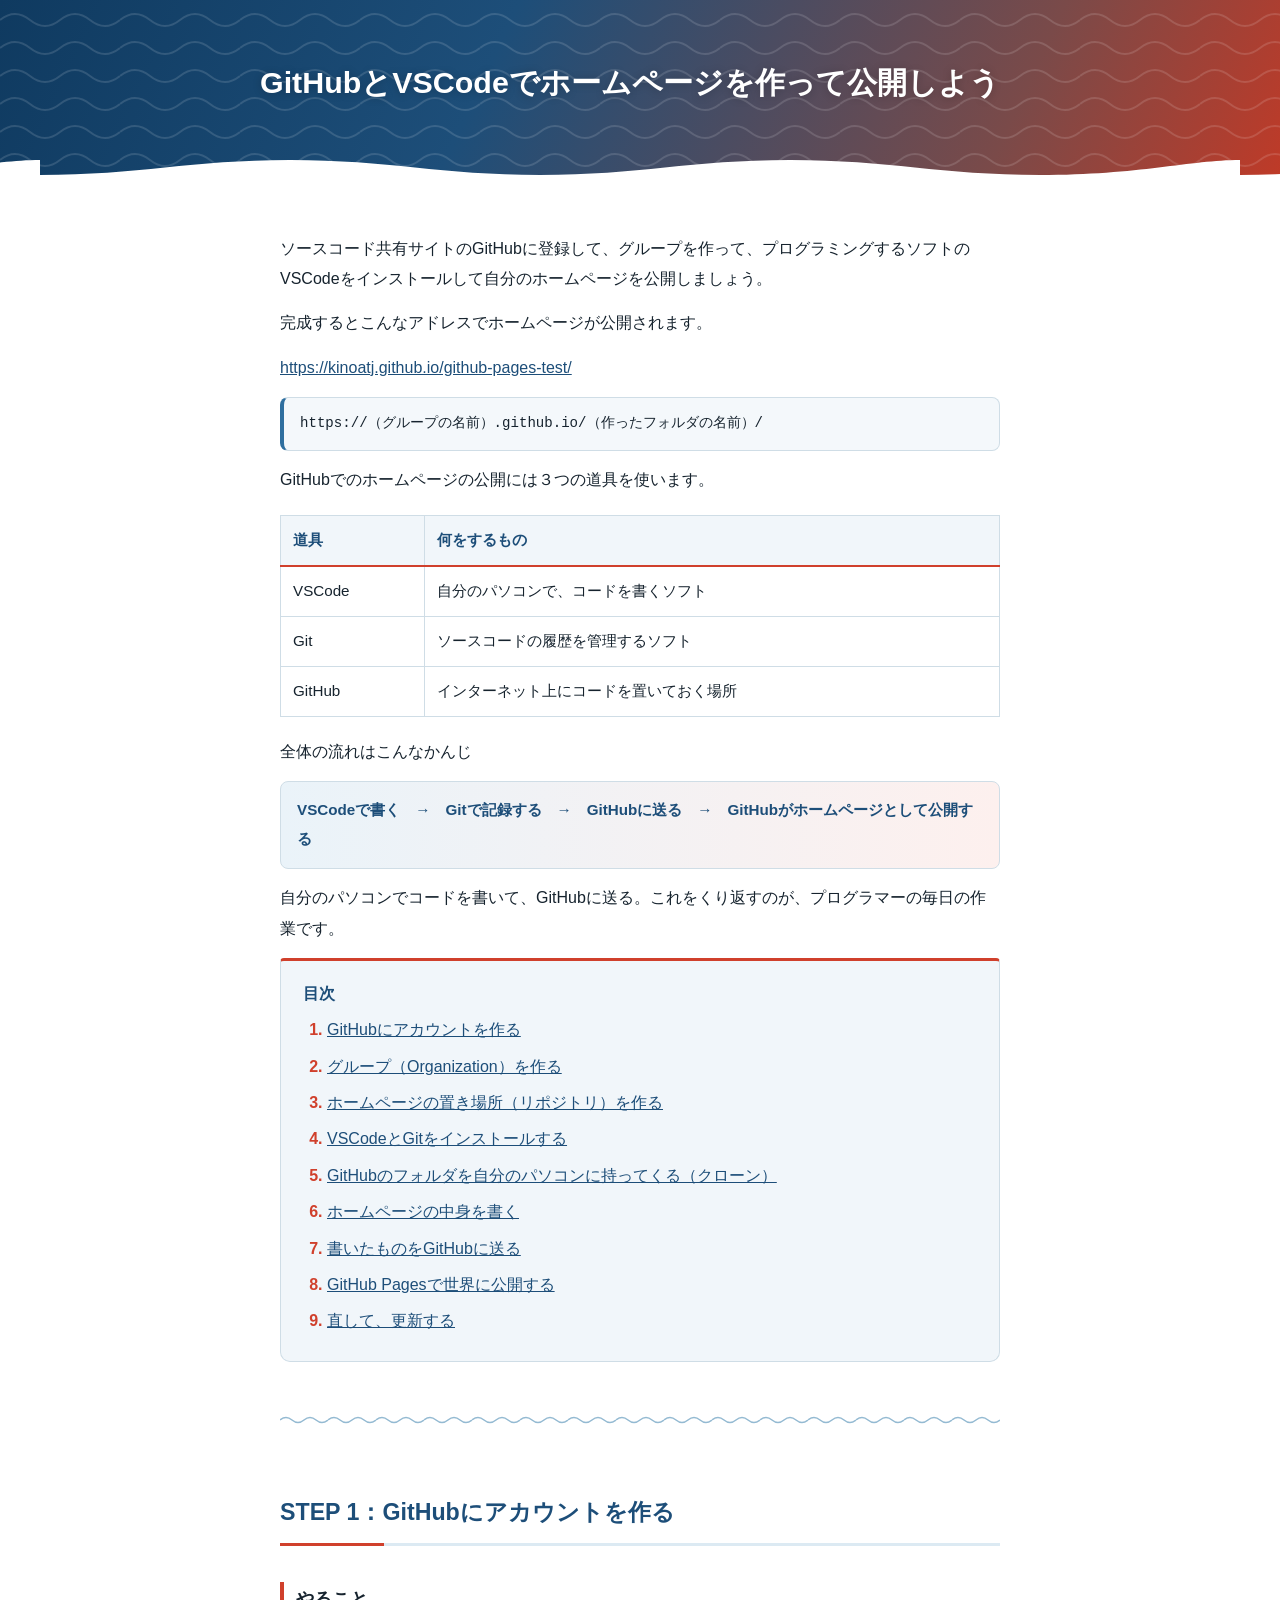
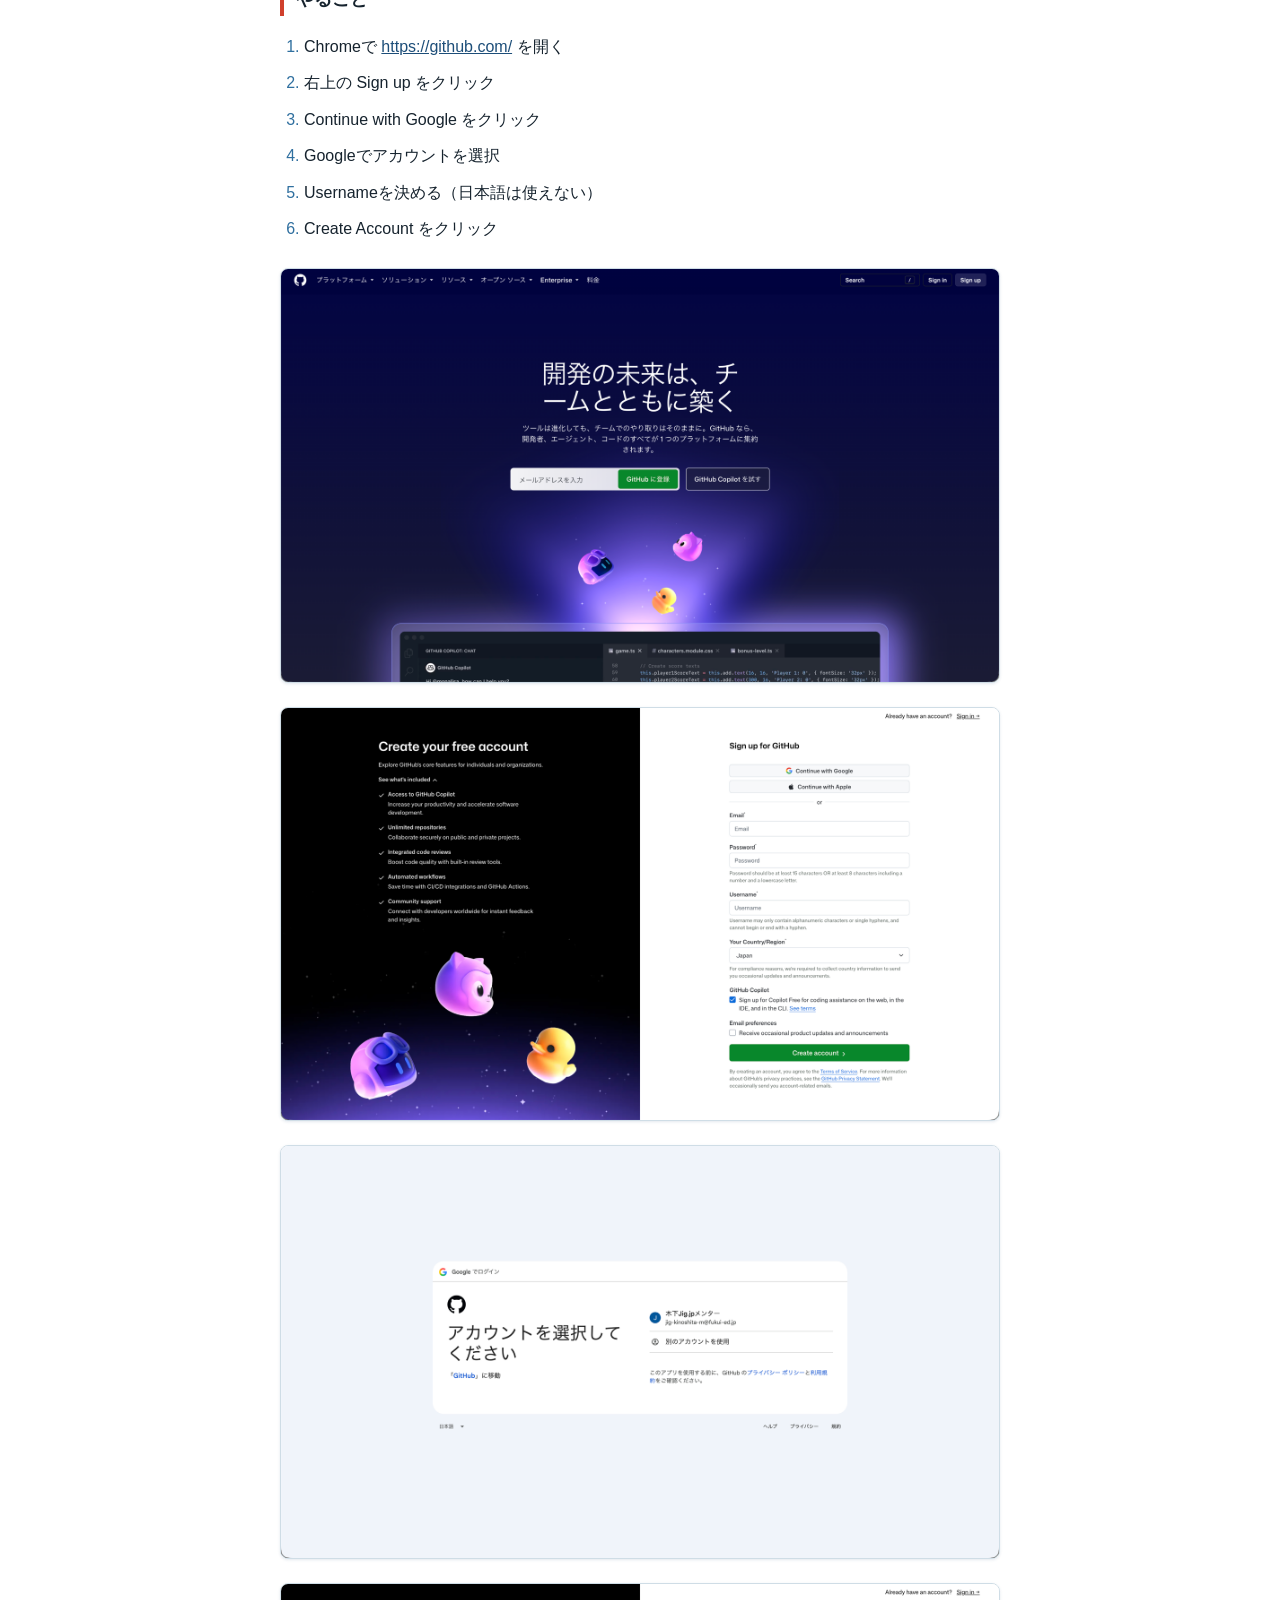
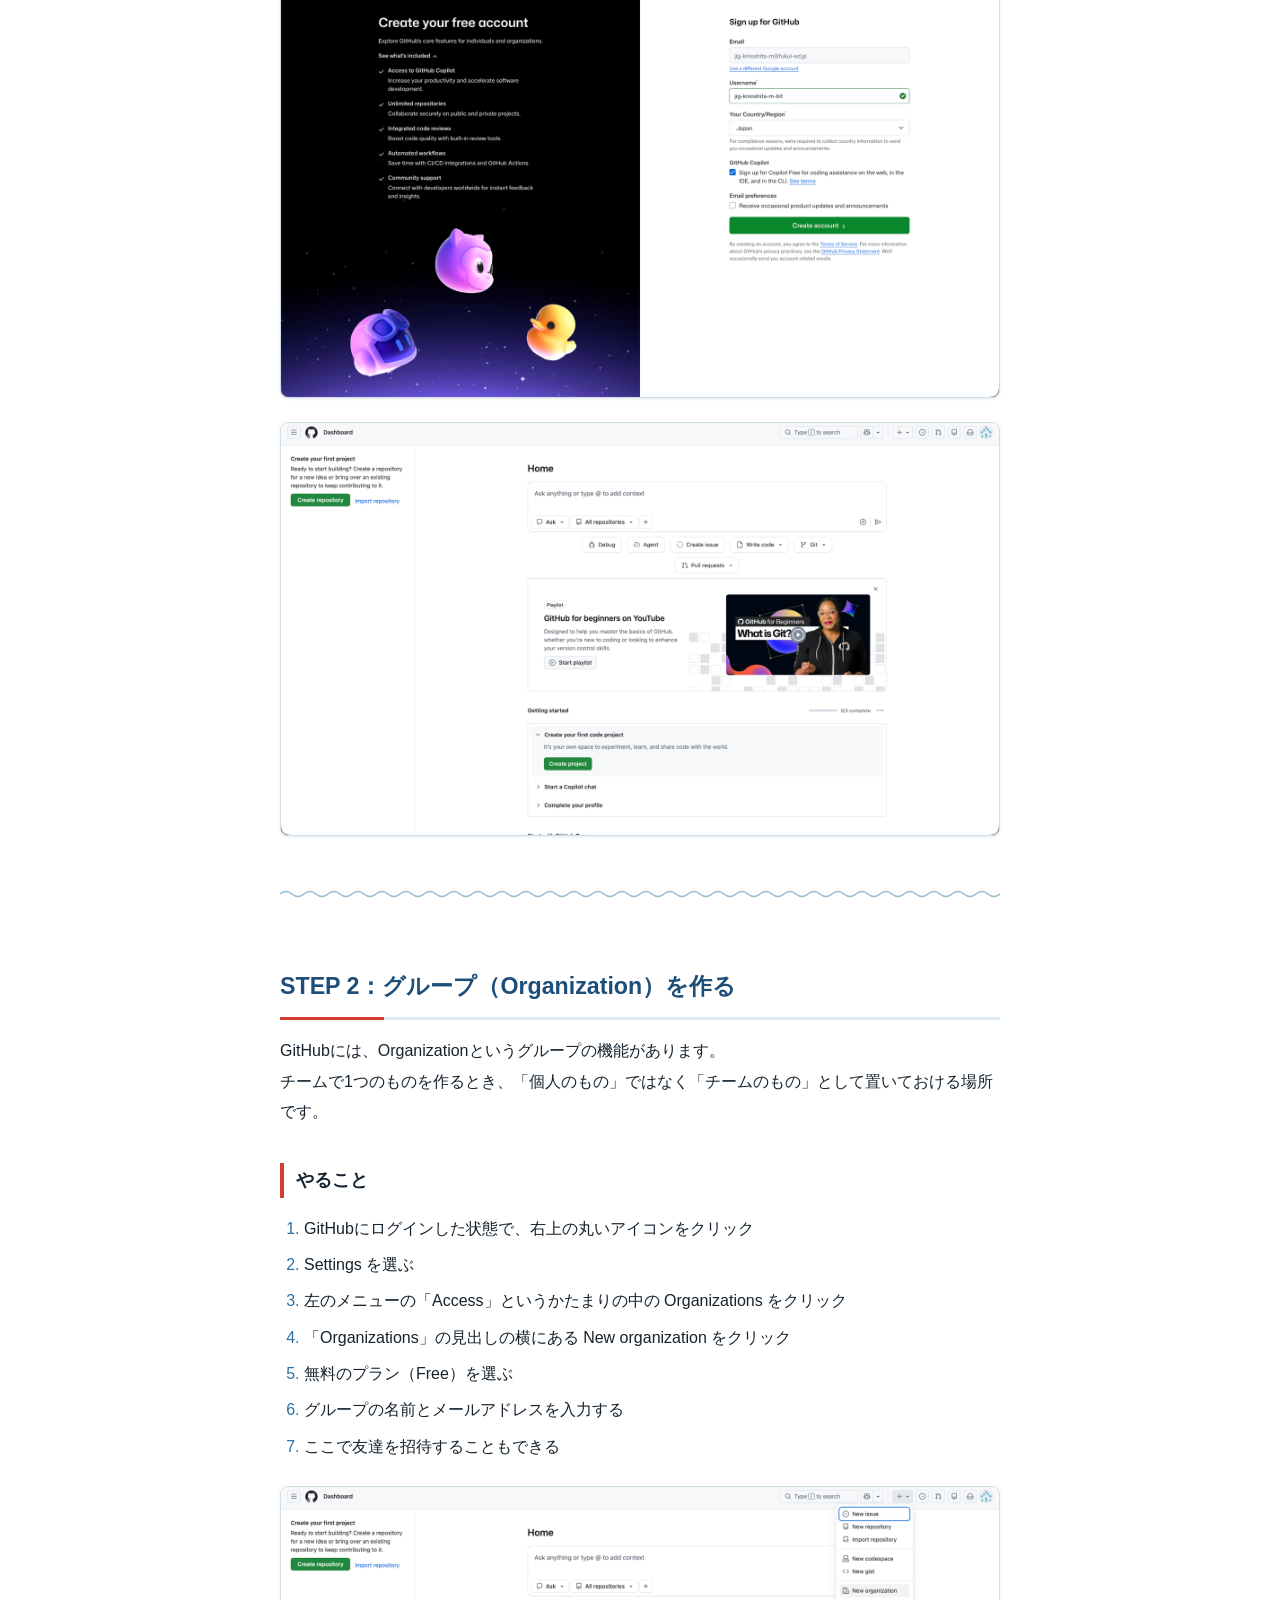
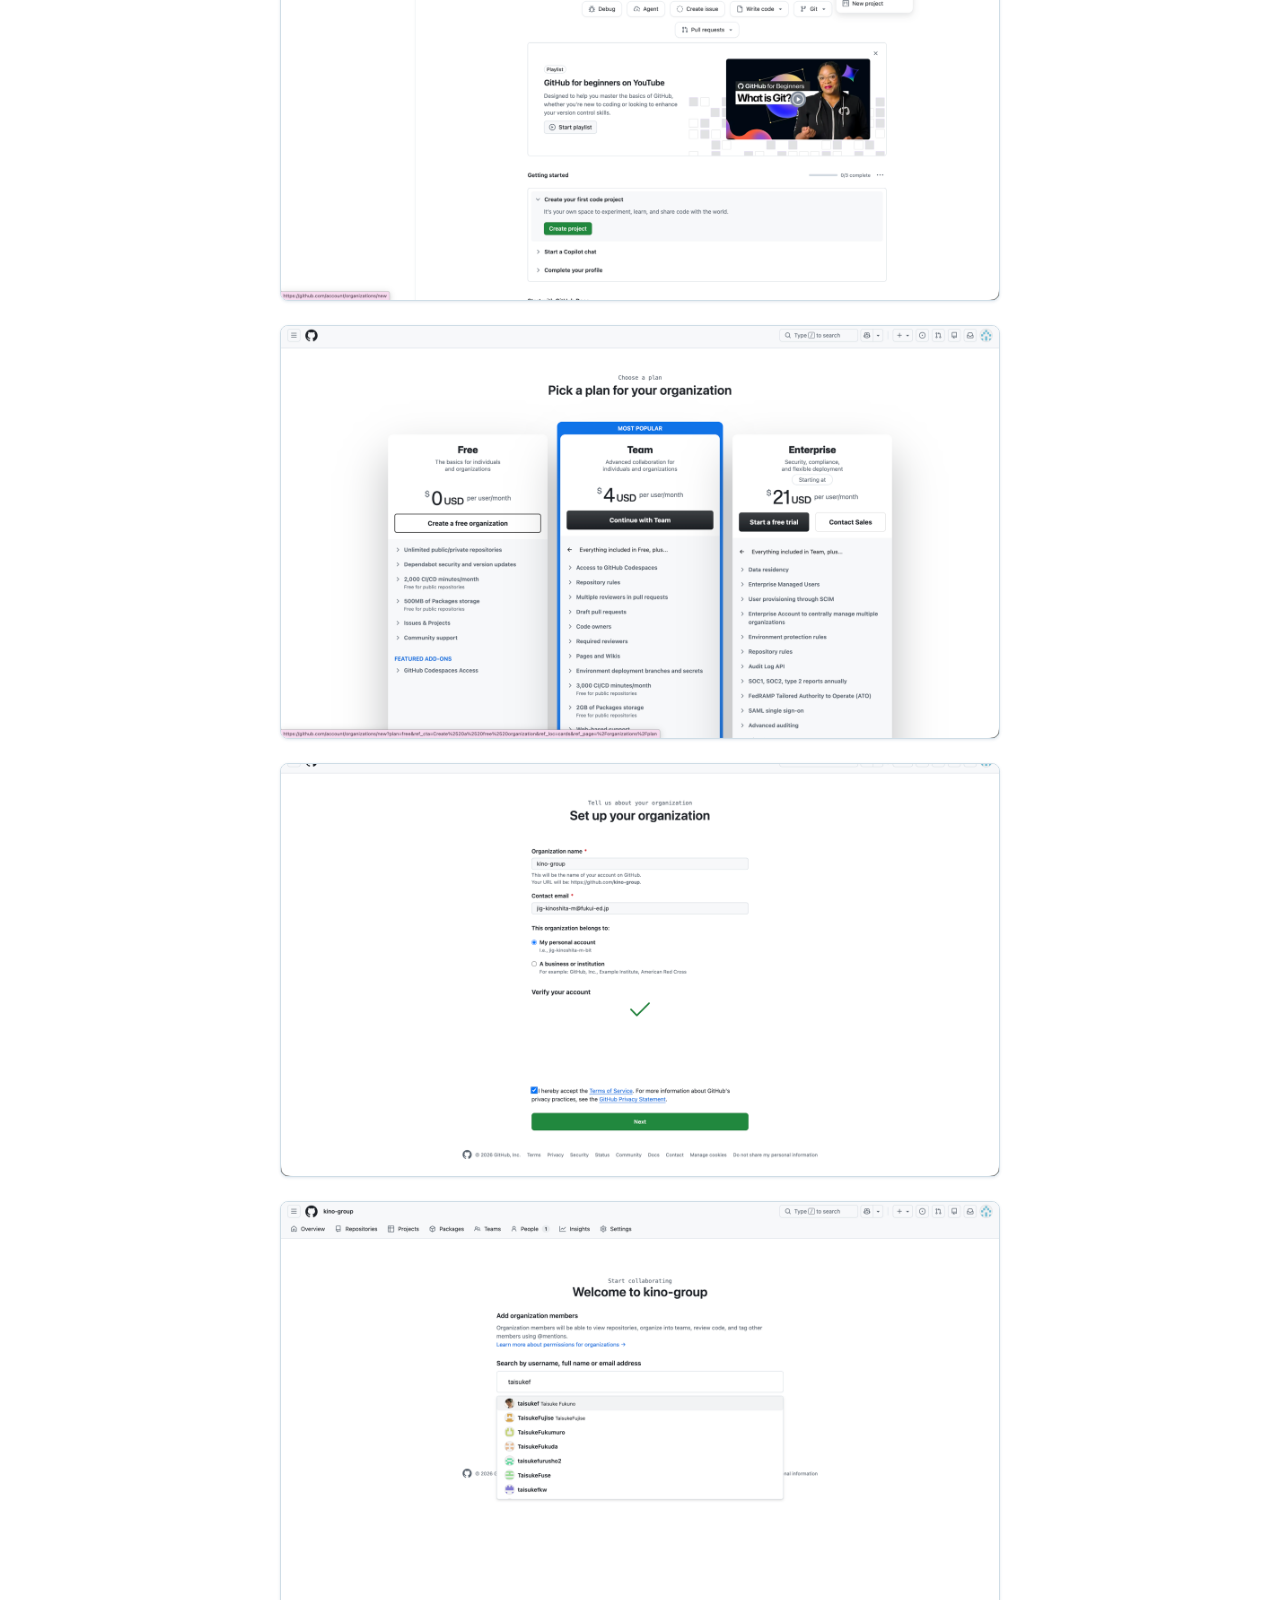
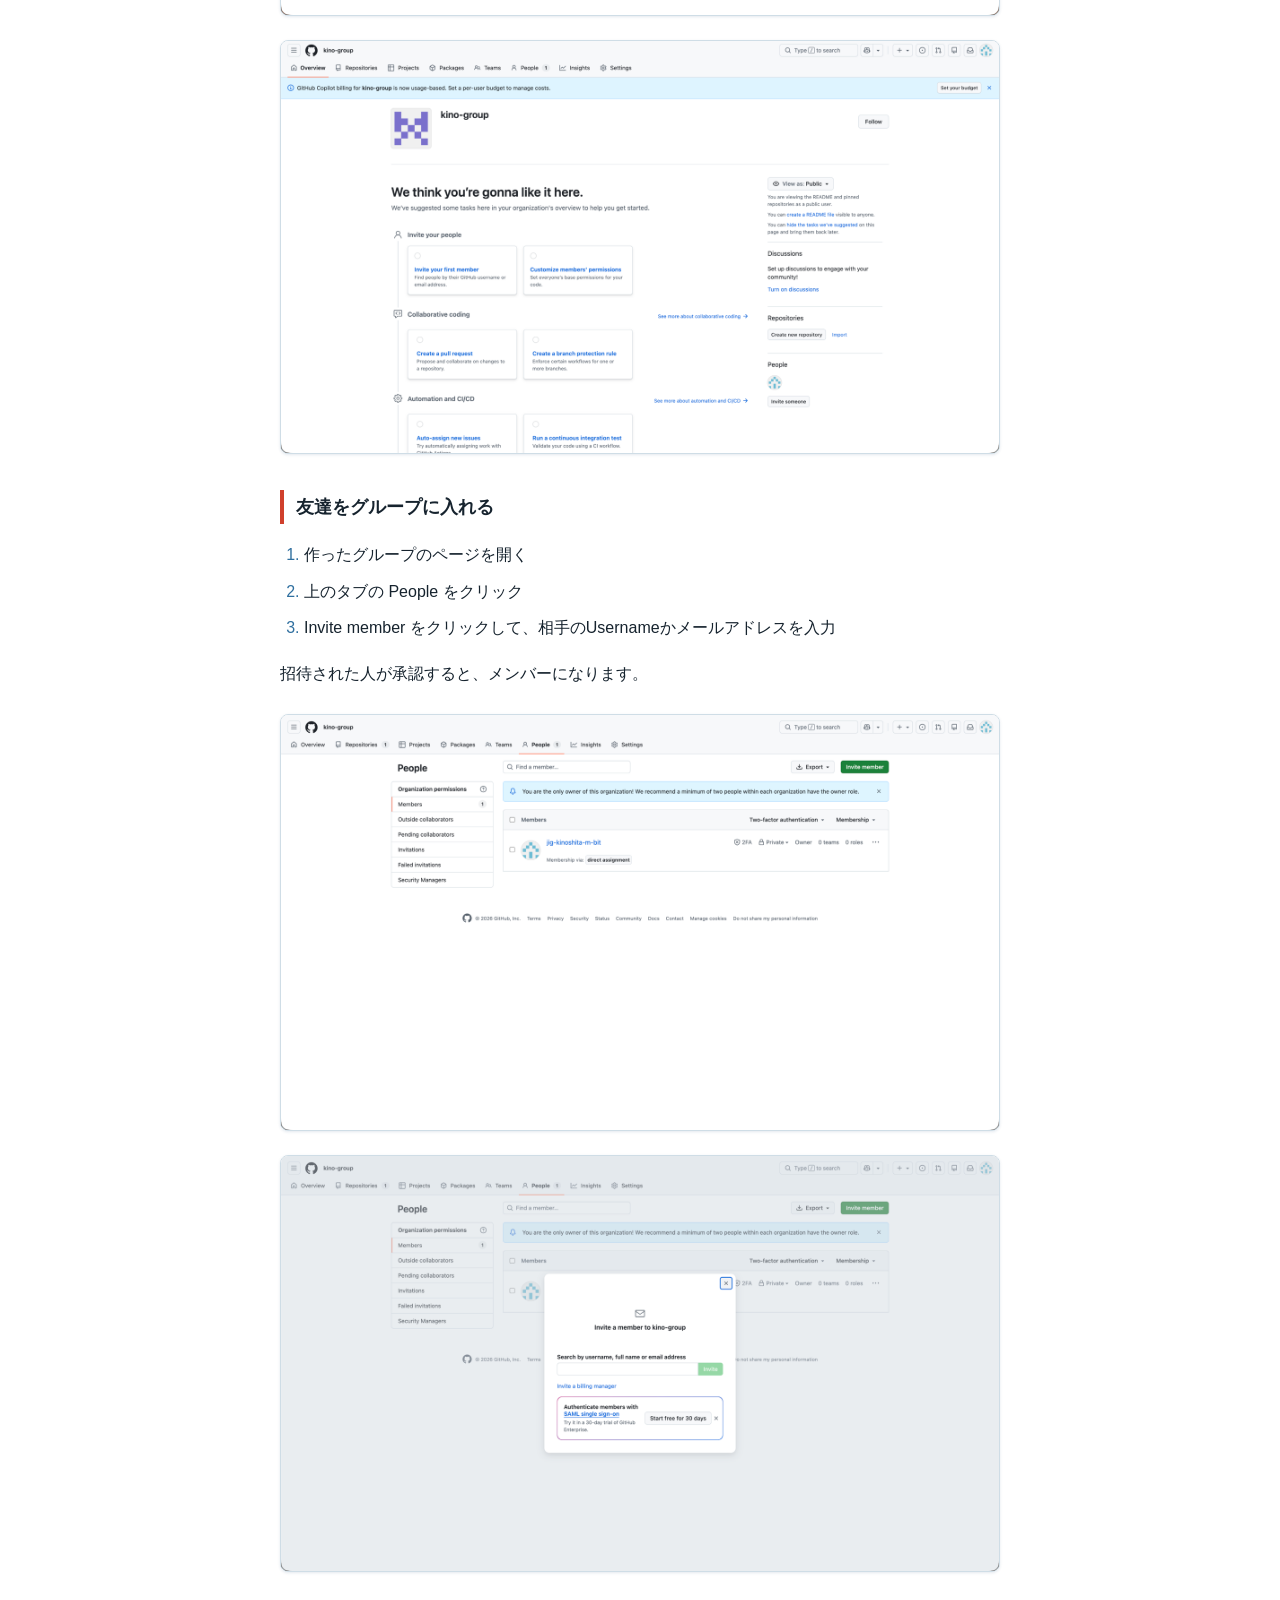
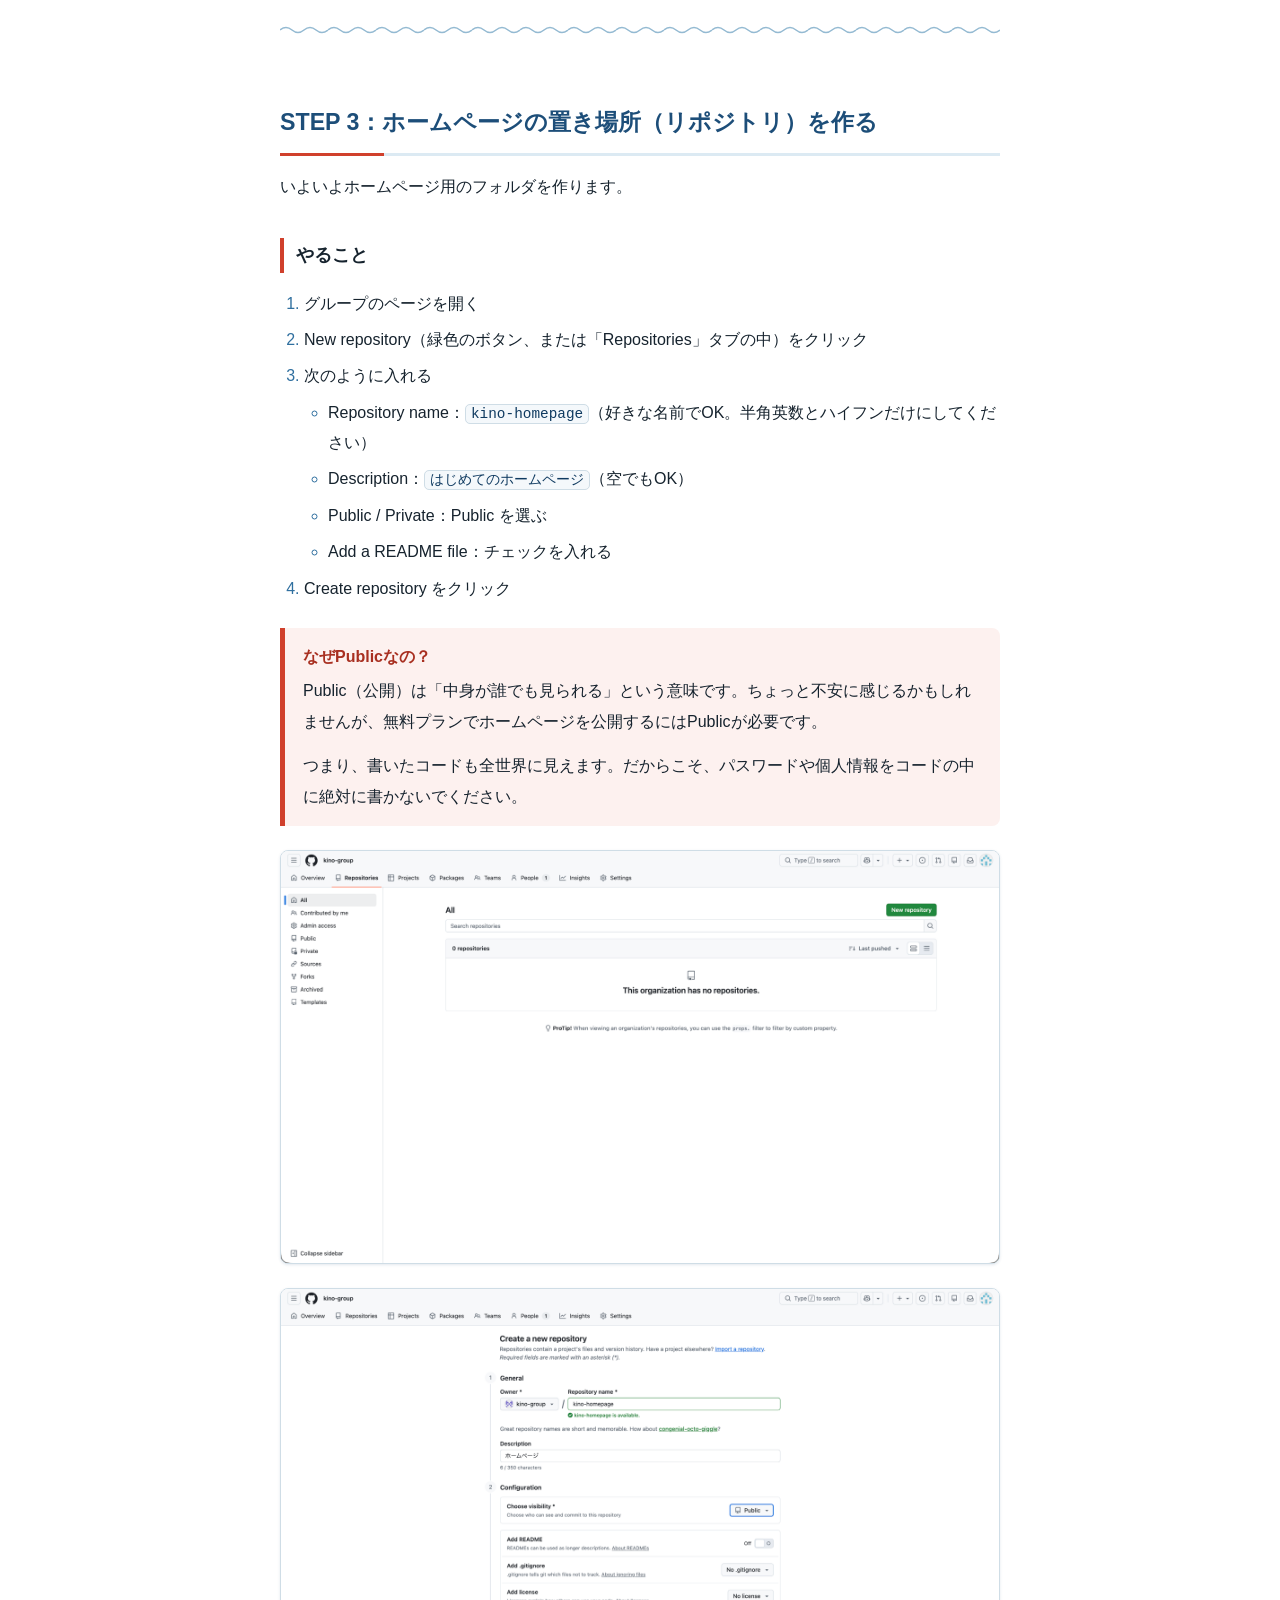
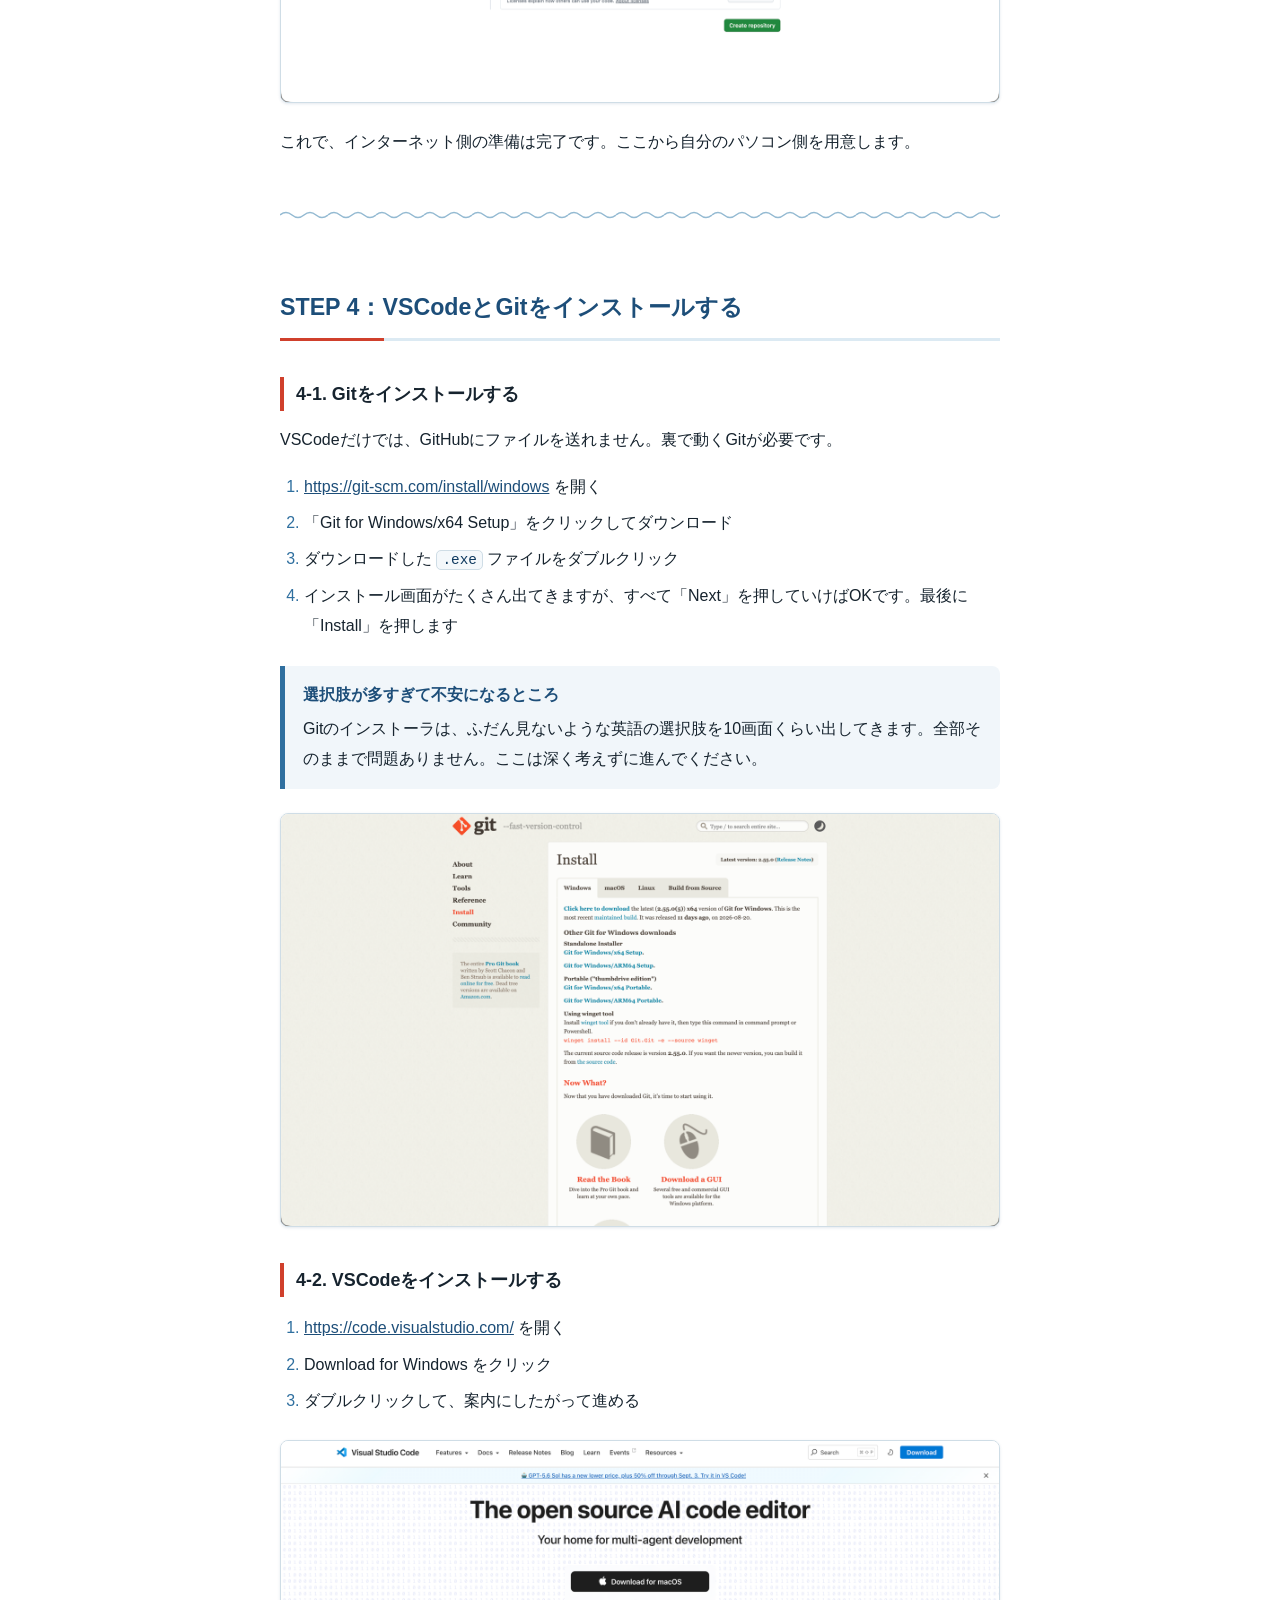
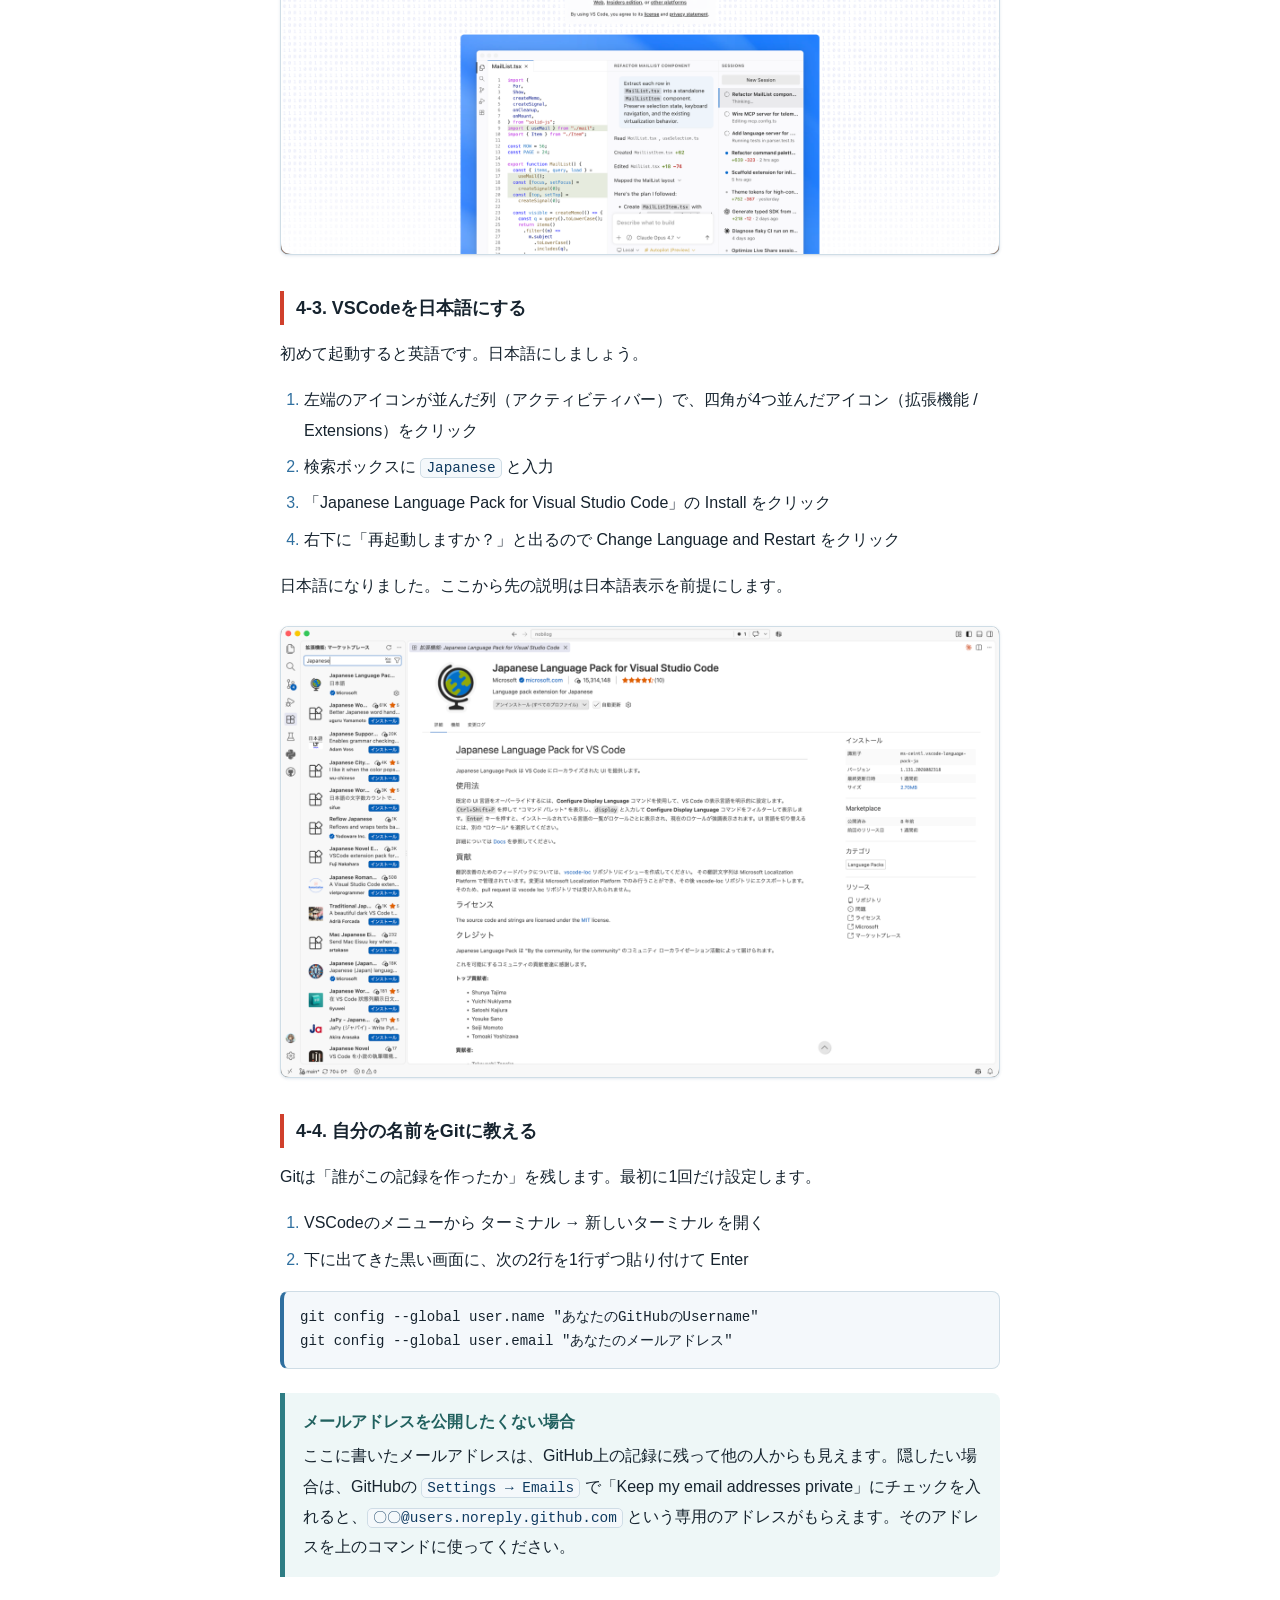
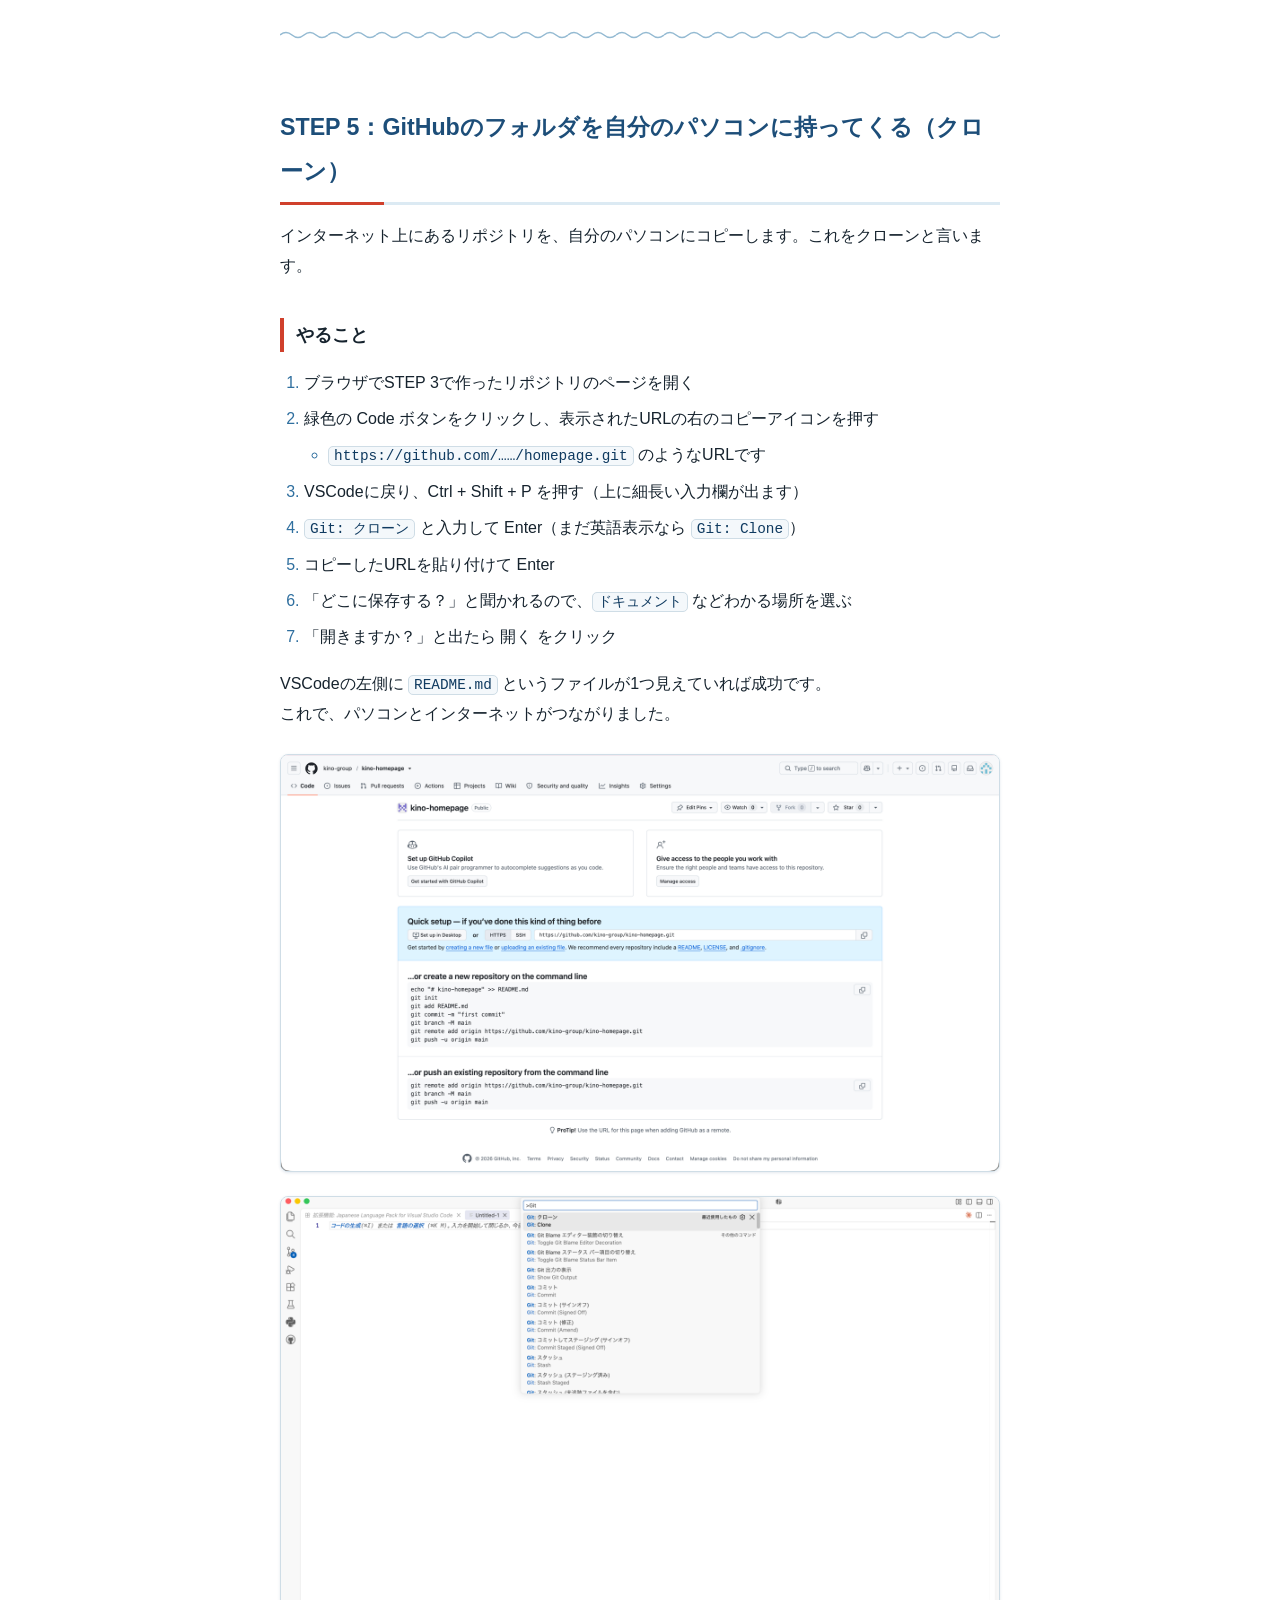
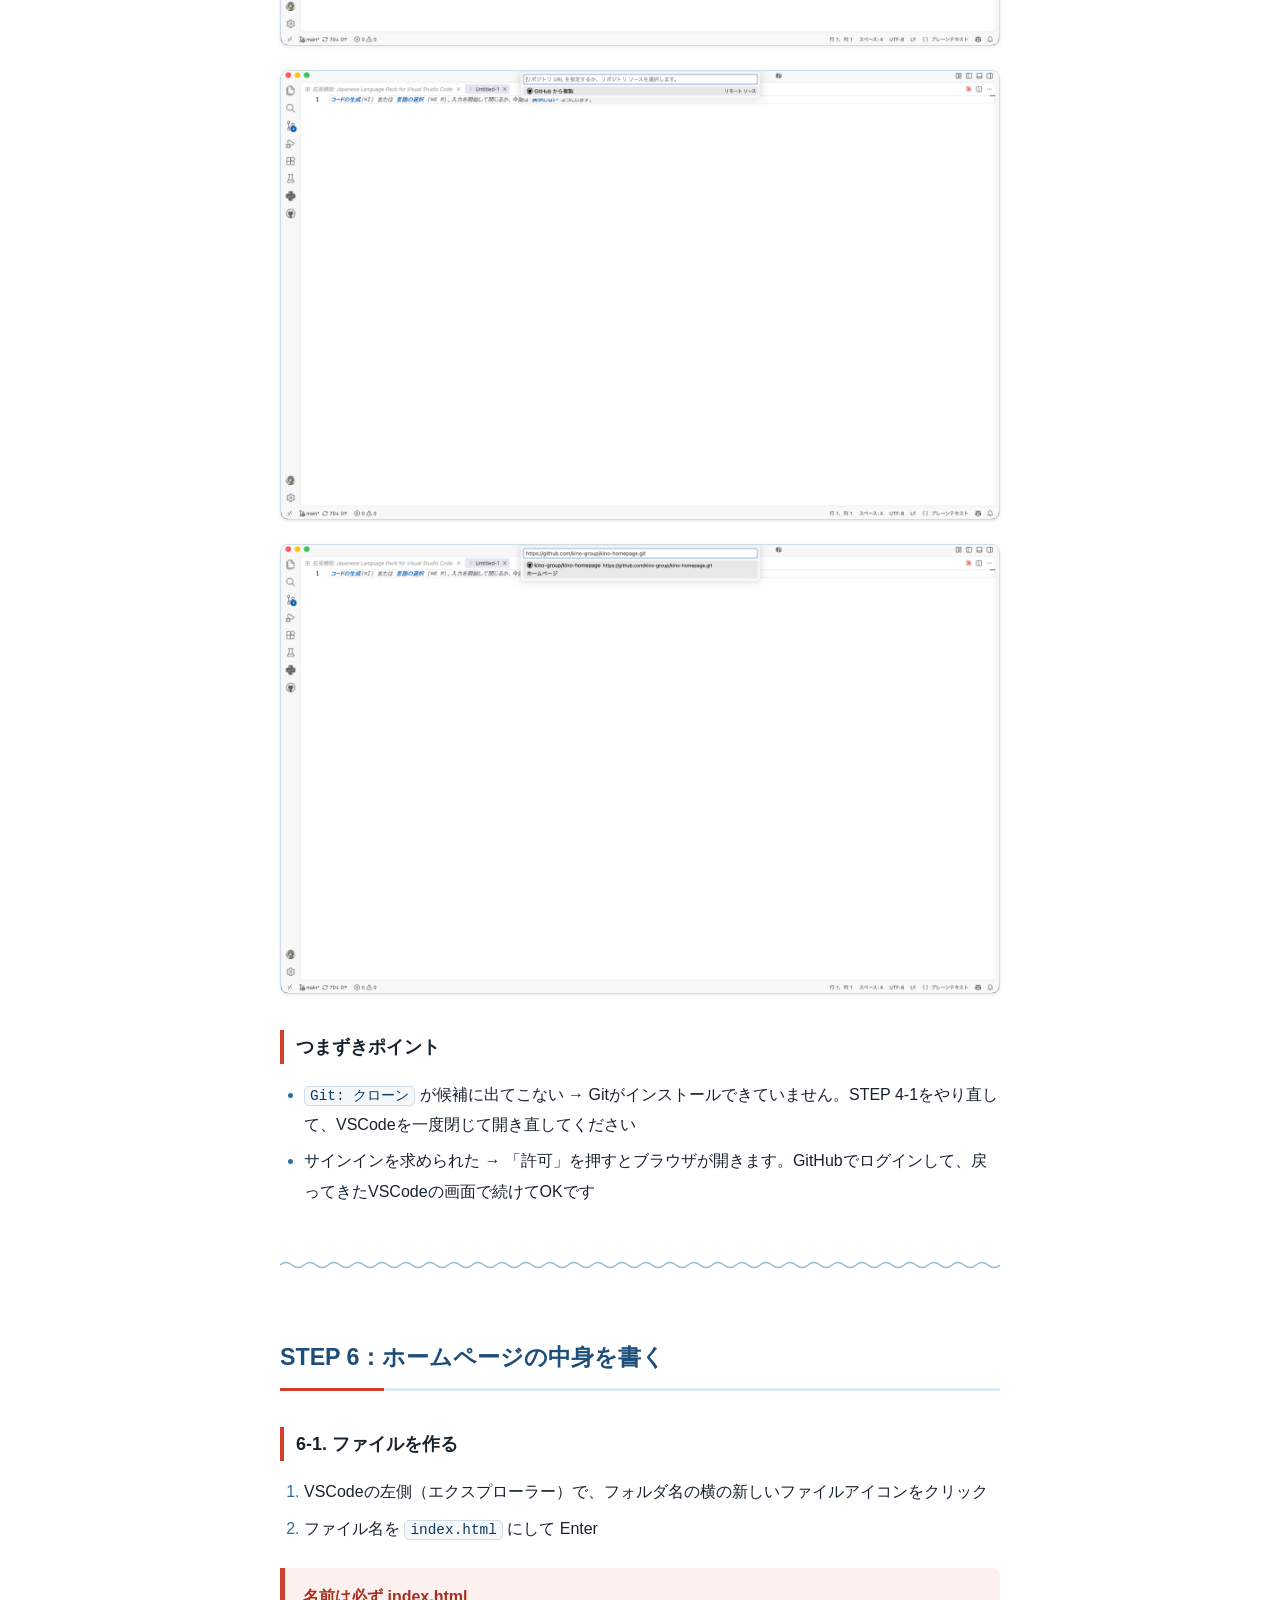
<file: github-pages/index.html>
<!DOCTYPE html>
<html lang="ja">
<head>
<meta charset="UTF-8">
<meta name="viewport" content="width=device-width, initial-scale=1.0">
<title>GitHubとVSCodeでホームページを作って公開しよう</title>
<meta name="description" content="GitHubに登録して、VSCodeでホームページを書いて、GitHub Pagesで公開するまでの手順書です。">
<link rel="stylesheet" href="style.css">
</head>
<body>

<header class="hero">
  <div class="inner">
    <h1>GitHubとVSCodeでホームページを作って公開しよう</h1>
  </div>
</header>

<div class="wrap">

<p>ソースコード共有サイトのGitHubに登録して、グループを作って、プログラミングするソフトのVSCodeをインストールして自分のホームページを公開しましょう。</p>

<p>完成するとこんなアドレスでホームページが公開されます。</p>

<p><a href="https://kinoatj.github.io/github-pages-test/">https://kinoatj.github.io/github-pages-test/</a></p>

<pre><code>https://（グループの名前）.github.io/（作ったフォルダの名前）/</code></pre>

<p>GitHubでのホームページの公開には３つの道具を使います。</p>

<table>
  <thead>
    <tr><th>道具</th><th>何をするもの</th></tr>
  </thead>
  <tbody>
    <tr><td>VSCode</td><td>自分のパソコンで、コードを書くソフト</td></tr>
    <tr><td>Git</td><td>ソースコードの履歴を管理するソフト</td></tr>
    <tr><td>GitHub</td><td>インターネット上にコードを置いておく場所</td></tr>
  </tbody>
</table>

<p>全体の流れはこんなかんじ</p>

<div class="flow">VSCodeで書く　→　Gitで記録する　→　GitHubに送る　→　GitHubがホームページとして公開する</div>

<p>自分のパソコンでコードを書いて、GitHubに送る。これをくり返すのが、プログラマーの毎日の作業です。</p>

<nav class="toc">
  <div class="title">目次</div>
  <ol>
    <li><a href="#step1">GitHubにアカウントを作る</a></li>
    <li><a href="#step2">グループ（Organization）を作る</a></li>
    <li><a href="#step3">ホームページの置き場所（リポジトリ）を作る</a></li>
    <li><a href="#step4">VSCodeとGitをインストールする</a></li>
    <li><a href="#step5">GitHubのフォルダを自分のパソコンに持ってくる（クローン）</a></li>
    <li><a href="#step6">ホームページの中身を書く</a></li>
    <li><a href="#step7">書いたものをGitHubに送る</a></li>
    <li><a href="#step8">GitHub Pagesで世界に公開する</a></li>
    <li><a href="#step9">直して、更新する</a></li>
  </ol>
</nav>

<hr>

<h2 id="step1">STEP 1：GitHubにアカウントを作る</h2>

<h3>やること</h3>
<ol>
  <li>Chromeで <a href="https://github.com/">https://github.com/</a> を開く</li>
  <li>右上の Sign up をクリック</li>
  <li>Continue with Google をクリック</li>
  <li>Googleでアカウントを選択</li>
  <li>Usernameを決める（日本語は使えない）</li>
  <li>Create Account をクリック</li>
</ol>

<figure><img src="images/img-162345.png" alt="GitHubのトップページでSign upをクリック" loading="lazy"></figure>
<figure><img src="images/img-162358.png" alt="Continue with Googleをクリック" loading="lazy"></figure>
<figure><img src="images/img-162410.png" alt="Googleでアカウントを選択" loading="lazy"></figure>
<figure><img src="images/img-162440.png" alt="Usernameを決める画面" loading="lazy"></figure>
<figure><img src="images/img-162503.png" alt="Create Accountをクリック" loading="lazy"></figure>

<hr>

<h2 id="step2">STEP 2：グループ（Organization）を作る</h2>

<p>GitHubには、Organizationというグループの機能があります。<br>
チームで1つのものを作るとき、「個人のもの」ではなく「チームのもの」として置いておける場所です。</p>

<h3>やること</h3>
<ol>
  <li>GitHubにログインした状態で、右上の丸いアイコンをクリック</li>
  <li>Settings を選ぶ</li>
  <li>左のメニューの「Access」というかたまりの中の Organizations をクリック</li>
  <li>「Organizations」の見出しの横にある New organization をクリック</li>
  <li>無料のプラン（Free）を選ぶ</li>
  <li>グループの名前とメールアドレスを入力する</li>
  <li>ここで友達を招待することもできる</li>
</ol>

<figure><img src="images/img-162658.png" alt="右上のアイコンからSettingsを開く" loading="lazy"></figure>
<figure><img src="images/img-162711.png" alt="左メニューのOrganizations" loading="lazy"></figure>
<figure><img src="images/img-162747.png" alt="New organizationをクリック" loading="lazy"></figure>
<figure><img src="images/img-162825.png" alt="無料プラン（Free）を選ぶ" loading="lazy"></figure>
<figure><img src="images/img-162837.png" alt="グループ名とメールアドレスを入力" loading="lazy"></figure>

<h3>友達をグループに入れる</h3>
<ol>
  <li>作ったグループのページを開く</li>
  <li>上のタブの People をクリック</li>
  <li>Invite member をクリックして、相手のUsernameかメールアドレスを入力</li>
</ol>

<p>招待された人が承認すると、メンバーになります。</p>

<figure><img src="images/img-165255.png" alt="PeopleタブとInvite member" loading="lazy"></figure>
<figure><img src="images/img-165302.png" alt="Usernameかメールアドレスを入力して招待" loading="lazy"></figure>

<hr>

<h2 id="step3">STEP 3：ホームページの置き場所（リポジトリ）を作る</h2>

<p>いよいよホームページ用のフォルダを作ります。</p>

<h3>やること</h3>
<ol>
  <li>グループのページを開く</li>
  <li>New repository（緑色のボタン、または「Repositories」タブの中）をクリック</li>
  <li>次のように入れる
    <ul>
      <li>Repository name：<code>kino-homepage</code>（好きな名前でOK。半角英数とハイフンだけにしてください）</li>
      <li>Description：<code>はじめてのホームページ</code>（空でもOK）</li>
      <li>Public / Private：Public を選ぶ</li>
      <li>Add a README file：チェックを入れる</li>
    </ul>
  </li>
  <li>Create repository をクリック</li>
</ol>

<div class="callout important">
  <div class="title">なぜPublicなの？</div>
  <p>Public（公開）は「中身が誰でも見られる」という意味です。ちょっと不安に感じるかもしれませんが、無料プランでホームページを公開するにはPublicが必要です。</p>
  <p>つまり、書いたコードも全世界に見えます。だからこそ、パスワードや個人情報をコードの中に絶対に書かないでください。</p>
</div>

<figure><img src="images/img-162856.png" alt="New repositoryの入力画面" loading="lazy"></figure>
<figure><img src="images/img-162924.png" alt="作成されたリポジトリ" loading="lazy"></figure>

<p>これで、インターネット側の準備は完了です。ここから自分のパソコン側を用意します。</p>

<hr>

<h2 id="step4">STEP 4：VSCodeとGitをインストールする</h2>

<h3>4-1. Gitをインストールする</h3>

<p>VSCodeだけでは、GitHubにファイルを送れません。裏で動くGitが必要です。</p>

<ol>
  <li><a href="https://git-scm.com/install/windows">https://git-scm.com/install/windows</a> を開く</li>
  <li>「Git for Windows/x64 Setup」をクリックしてダウンロード</li>
  <li>ダウンロードした <code>.exe</code> ファイルをダブルクリック</li>
  <li>インストール画面がたくさん出てきますが、すべて「Next」を押していけばOKです。最後に「Install」を押します</li>
</ol>

<div class="callout note">
  <div class="title">選択肢が多すぎて不安になるところ</div>
  <p>Gitのインストーラは、ふだん見ないような英語の選択肢を10画面くらい出してきます。全部そのままで問題ありません。ここは深く考えずに進んでください。</p>
</div>

<figure><img src="images/img-163006.png" alt="Git for Windowsのダウンロードページ" loading="lazy"></figure>

<h3>4-2. VSCodeをインストールする</h3>
<ol>
  <li><a href="https://code.visualstudio.com/">https://code.visualstudio.com/</a> を開く</li>
  <li>Download for Windows をクリック</li>
  <li>ダブルクリックして、案内にしたがって進める</li>
</ol>

<figure><img src="images/img-163132.png" alt="VSCodeのダウンロードページ" loading="lazy"></figure>

<h3>4-3. VSCodeを日本語にする</h3>

<p>初めて起動すると英語です。日本語にしましょう。</p>

<ol>
  <li>左端のアイコンが並んだ列（アクティビティバー）で、四角が4つ並んだアイコン（拡張機能 / Extensions）をクリック</li>
  <li>検索ボックスに <code>Japanese</code> と入力</li>
  <li>「Japanese Language Pack for Visual Studio Code」の Install をクリック</li>
  <li>右下に「再起動しますか？」と出るので Change Language and Restart をクリック</li>
</ol>

<p>日本語になりました。ここから先の説明は日本語表示を前提にします。</p>

<figure><img src="images/img-163223.png" alt="拡張機能でJapanese Language Packをインストール" loading="lazy"></figure>

<h3>4-4. 自分の名前をGitに教える</h3>

<p>Gitは「誰がこの記録を作ったか」を残します。最初に1回だけ設定します。</p>

<ol>
  <li>VSCodeのメニューから ターミナル → 新しいターミナル を開く</li>
  <li>下に出てきた黒い画面に、次の2行を1行ずつ貼り付けて Enter</li>
</ol>

<pre><code>git config --global user.name "あなたのGitHubのUsername"
git config --global user.email "あなたのメールアドレス"</code></pre>

<div class="callout tip">
  <div class="title">メールアドレスを公開したくない場合</div>
  <p>ここに書いたメールアドレスは、GitHub上の記録に残って他の人からも見えます。隠したい場合は、GitHubの <code>Settings → Emails</code> で「Keep my email addresses private」にチェックを入れると、<code>〇〇@users.noreply.github.com</code> という専用のアドレスがもらえます。そのアドレスを上のコマンドに使ってください。</p>
</div>

<hr>

<h2 id="step5">STEP 5：GitHubのフォルダを自分のパソコンに持ってくる（クローン）</h2>

<p>インターネット上にあるリポジトリを、自分のパソコンにコピーします。これをクローンと言います。</p>

<h3>やること</h3>
<ol>
  <li>ブラウザでSTEP 3で作ったリポジトリのページを開く</li>
  <li>緑色の Code ボタンをクリックし、表示されたURLの右のコピーアイコンを押す
    <ul><li><code>https://github.com/……/homepage.git</code> のようなURLです</li></ul>
  </li>
  <li>VSCodeに戻り、Ctrl + Shift + P を押す（上に細長い入力欄が出ます）</li>
  <li><code>Git: クローン</code> と入力して Enter（まだ英語表示なら <code>Git: Clone</code>）</li>
  <li>コピーしたURLを貼り付けて Enter</li>
  <li>「どこに保存する？」と聞かれるので、<code>ドキュメント</code> などわかる場所を選ぶ</li>
  <li>「開きますか？」と出たら 開く をクリック</li>
</ol>

<p>VSCodeの左側に <code>README.md</code> というファイルが1つ見えていれば成功です。<br>
これで、パソコンとインターネットがつながりました。</p>

<figure><img src="images/img-163430.png" alt="CodeボタンからURLをコピー" loading="lazy"></figure>
<figure><img src="images/img-163527.png" alt="VSCodeでGit: クローンを実行" loading="lazy"></figure>
<figure><img src="images/img-163538.png" alt="URLを貼り付ける" loading="lazy"></figure>
<figure><img src="images/img-163614.png" alt="クローンしたフォルダを開く" loading="lazy"></figure>

<h3>つまずきポイント</h3>
<ul>
  <li><code>Git: クローン</code> が候補に出てこない → Gitがインストールできていません。STEP 4-1をやり直して、VSCodeを一度閉じて開き直してください</li>
  <li>サインインを求められた → 「許可」を押すとブラウザが開きます。GitHubでログインして、戻ってきたVSCodeの画面で続けてOKです</li>
</ul>

<hr>

<h2 id="step6">STEP 6：ホームページの中身を書く</h2>

<h3>6-1. ファイルを作る</h3>
<ol>
  <li>VSCodeの左側（エクスプローラー）で、フォルダ名の横の新しいファイルアイコンをクリック</li>
  <li>ファイル名を <code>index.html</code> にして Enter</li>
</ol>

<div class="callout important">
  <div class="title">名前は必ず index.html</div>
  <p>ウェブの世界では、<code>index.html</code> が「そのフォルダの表紙」という決まりになっています。<code>Index.html</code> や <code>index.HTML</code>、<code>インデックス.html</code> ではダメです。全部半角小文字で入れてください。</p>
</div>

<figure><img src="images/img-164313.png" alt="index.htmlを新規作成" loading="lazy"></figure>

<h3>6-2. 中身を書く</h3>

<p>下のコードを、まるごとコピーして貼り付けてください。</p>

<pre><code>&lt;!DOCTYPE html&gt;
&lt;html lang="ja"&gt;
&lt;head&gt;
  &lt;meta charset="UTF-8"&gt;
  &lt;meta name="viewport" content="width=device-width, initial-scale=1.0"&gt;
  &lt;title&gt;はじめてのホームページ&lt;/title&gt;
  &lt;style&gt;
    body {
      font-family: sans-serif;
      max-width: 640px;
      margin: 0 auto;
      padding: 32px 20px;
      line-height: 1.8;
      color: #222;
    }
    h1 {
      border-bottom: 3px solid #4a9;
      padding-bottom: 8px;
    }
    .card {
      background: #f4f7f6;
      border-radius: 10px;
      padding: 16px 20px;
      margin-top: 24px;
    }
  &lt;/style&gt;
&lt;/head&gt;
&lt;body&gt;
  &lt;h1&gt;はじめてのホームページ&lt;/h1&gt;
  &lt;p&gt;これは自分で作って、自分で公開したページです。&lt;/p&gt;

  &lt;div class="card"&gt;
    &lt;h2&gt;好きなもの&lt;/h2&gt;
    &lt;ul&gt;
      &lt;li&gt;ここに好きなものを書く&lt;/li&gt;
      &lt;li&gt;もう1つ書く&lt;/li&gt;
      &lt;li&gt;さらに書く&lt;/li&gt;
    &lt;/ul&gt;
  &lt;/div&gt;

  &lt;p&gt;作った日：ここに今日の日付を書く&lt;/p&gt;
&lt;/body&gt;
&lt;/html&gt;</code></pre>

<p>貼り付けたら保存します。</p>

<h3>6-3. 自分のパソコンで見てみる</h3>

<p>ファイルを保存したら、まず自分の目で確認します。</p>

<ul>
  <li>エクスプローラー（VSCodeの左側）の <code>index.html</code> を右クリック → エクスプローラーで表示</li>
  <li>開いたフォルダの <code>index.html</code> をダブルクリック</li>
</ul>

<p>ブラウザが開いて、さっき書いたページが表示されます。<br>
この時点では、まだ自分のパソコンの中だけです。インターネットには出ていません。</p>

<figure><img src="images/img-164352.png" alt="ブラウザで自分のindex.htmlを開いたところ" loading="lazy"></figure>

<h3>6-4. 自分の言葉に書きかえる</h3>

<p>ここが一番おもしろいところです。次を自由に変えてみてください。</p>

<ul>
  <li><code>&lt;h1&gt;</code> の中の文字 → ページの大見出し</li>
  <li><code>&lt;li&gt;</code> の中の文字 → 箇条書きの1行。行を増やしても減らしてもOK</li>
  <li><code>&lt;title&gt;</code> の中の文字 → ブラウザのタブに出る名前</li>
  <li><code>#4a9</code> の部分 → 線の色。<code>#e57</code> や <code>#59c</code> などに変えると色が変わります</li>
  <li>「ここに今日の日付を書く」 → 実際の日付</li>
</ul>

<p>変えたら保存して、ブラウザで F5（再読み込み）します。</p>

<hr>

<h2 id="step7">STEP 7：書いたものをGitHubに送る</h2>

<p>自分のパソコンで書いたファイルを、インターネット側に送ります。3ステップです。</p>

<h3>やること</h3>
<ol>
  <li>VSCodeの左端のアイコン列で、枝が分かれたようなアイコン（ソース管理）をクリック</li>
  <li>「変更」の中に <code>index.html</code> が出ています。ファイル名の上にマウスを乗せて、+ をクリック
    <ul><li>→ これがステージ。「今回送るのはこれです」と選ぶ作業です</li></ul>
  </li>
  <li>上のメッセージ入力欄に、何をしたかを書く
    <ul><li>例：<code>最初のページを作った</code></li></ul>
  </li>
  <li>コミット ボタンをクリック
    <ul><li>→ これがコミット。パソコンの中に「この時点の記録」が保存されます</li></ul>
  </li>
  <li>ボタンが 変更の同期 に変わるのでクリック
    <ul><li>→ これがプッシュ。GitHubに送られます</li></ul>
  </li>
</ol>

<p>途中でGitHubへのサインインを求められたら、案内にしたがってブラウザでログインしてください。</p>

<figure><img src="images/img-164418.png" alt="VSCodeのソース管理でステージ・コミット・同期" loading="lazy"></figure>

<h3>この3つの意味をもう一度</h3>

<table>
  <thead>
    <tr><th>作業</th><th>何をしている</th><th>たとえると</th></tr>
  </thead>
  <tbody>
    <tr><td>ステージ（+）</td><td>送るファイルを選ぶ</td><td>段ボールに入れる</td></tr>
    <tr><td>コミット</td><td>記録を作る</td><td>ガムテープで封をして、中身をメモする</td></tr>
    <tr><td>同期（プッシュ）</td><td>GitHubに送る</td><td>宅配便に出す</td></tr>
  </tbody>
</table>

<p>ブラウザでGitHubのリポジトリを再読み込みしてみてください。<code>index.html</code> が増えていれば成功です。</p>

<hr>

<h2 id="step8">STEP 8：GitHub Pagesで世界に公開する</h2>

<p>ここまでで、ファイルはGitHubに置いてあります。でもまだ「ホームページ」にはなっていません。<br>
最後に、公開のスイッチを入れます。</p>

<h3>やること</h3>
<ol>
  <li>ブラウザでリポジトリのページを開く</li>
  <li>上のタブの Settings をクリック</li>
  <li>左のメニューの「Code, planning, and automation」の中の Pages をクリック</li>
  <li>「Build and deployment」の Source で Deploy from a branch を選ぶ</li>
  <li>Branch のところで main を選び、フォルダは / (root) のまま</li>
  <li>Save をクリック</li>
</ol>

<p>これで完了です。</p>

<figure><img src="images/img-164655.png" alt="GitHub PagesのBuild and deployment設定" loading="lazy"></figure>

<h3>URLを確認する</h3>

<p>保存して少し待ってから、同じPagesの画面を再読み込みしてください。上のほうにURLが表示されます。</p>

<pre><code>https://（グループの名前）.github.io/（作ったフォルダの名前）/</code></pre>

<div class="callout warning">
  <div class="title">すぐには表示されません</div>
  <p>公開の準備には数分（長いと10分ほど）かかります。開いて「404 Not Found」と出ても失敗ではありません。5分ほど待ってから、もう一度読み込んでください。</p>
  <p>何度も試しても404のままなら、<code>index.html</code> というファイル名が正しいか（大文字が混ざっていないか）を確認してください。ここが原因の9割です。</p>
</div>

<p>表示されたら、そのURLを自分のスマホに送ってみてください。</p>

<hr>

<h2 id="step9">STEP 9：直して、更新する</h2>

<p>公開したあとの直し方も覚えておきましょう。これがふだんの作業です。</p>

<ol>
  <li>VSCodeで <code>index.html</code> を直す</li>
  <li>ソース管理を開いて + → メッセージを書く → コミット → 変更の同期</li>
  <li>数分待って、公開URLを再読み込み</li>
</ol>

<p>この3ステップだけです。STEP 1〜5はもうやる必要がありません。<br>
一度環境を作れば、あとはずっと「書く・送る」のくり返しになります。</p>

<footer>
  <p><a href="../">トップページに戻る</a> ／ <a href="https://github.com/kinoatj/digital-innovator">GitHubリポジトリ</a></p>
</footer>

</div>
<div class="lightbox" id="lightbox" role="dialog" aria-modal="true" aria-label="画像の拡大表示">
  <button class="close" type="button" aria-label="閉じる">&times;</button>
  <img alt="">
  <div class="caption"></div>
</div>

<script type="module" src="lightbox.js"></script>

</body>
</html>
</file>
<file: style.css>
:root {
  --kani: #d0402c;          /* 越前がにの朱 */
  --kani-deep: #a82f20;
  --umi: #1d4e79;           /* 日本海の藍 */
  --umi-light: #2f6f9f;
  --nami: #dceaf3;          /* 波のあわい藍 */
  --border: #cfdde6;
}
* { box-sizing: border-box; }
body {
  margin: 0;
  min-height: 100vh;
  display: flex;
  align-items: center;
  justify-content: center;
  font-family: "Hiragino Sans", "Hiragino Kaku Gothic ProN", "Noto Sans JP", "Yu Gothic", Meiryo, sans-serif;
  line-height: 1.9;
  color: #16232e;
  /* 日本海の波 */
  background-color: #eef5fa;
  background-image:
    url("data:image/svg+xml,%3Csvg xmlns='http://www.w3.org/2000/svg' width='96' height='24' viewBox='0 0 96 24'%3E%3Cpath d='M0 16q12-9 24 0t24 0 24 0 24 0' fill='none' stroke='%23d3e6f2' stroke-width='2'/%3E%3C/svg%3E"),
    linear-gradient(180deg, #f7fbfd, #e6f0f7);
  padding: 32px 20px;
}
main {
  position: relative;
  max-width: 560px;
  width: 100%;
  background: #fff;
  border: 1px solid var(--border);
  border-radius: 12px;
  padding: 40px 32px;
  box-shadow: 0 6px 24px rgba(29,78,121,.12);
  overflow: hidden;
}
/* 藍から朱へ、天面の帯 */
main::before {
  content: "";
  position: absolute;
  top: 0; left: 0; right: 0;
  height: 6px;
  background: linear-gradient(90deg, #0f3a60, var(--umi) 35%, var(--kani));
}
h1 {
  position: relative;
  font-size: 1.5rem;
  line-height: 1.6;
  margin: 0 0 8px;
  padding-bottom: 12px;
  color: var(--umi);
}
h1::after {
  content: "";
  position: absolute;
  left: 0; bottom: 0;
  width: 100%; height: 3px;
  background: linear-gradient(90deg, var(--kani) 0 88px, var(--nami) 88px);
}
p { color: #55677a; margin: 16px 0 28px; }
a.button {
  display: inline-block;
  background: var(--umi);
  color: #fff;
  text-decoration: none;
  padding: 12px 24px;
  border-radius: 8px;
  font-weight: 700;
}
a.button:hover { background: var(--kani); }
a { color: var(--umi); font-weight: 700; }
a:hover { color: var(--kani-deep); }

/* トップページ */
.eyebrow {
  margin: 0 0 6px;
  font-size: .78rem;
  font-weight: 700;
  letter-spacing: .18em;
  text-transform: uppercase;
  color: var(--kani);
}
.lead { margin: 16px 0 28px; }
.cards {
  display: grid;
  gap: 16px;
}
.card {
  display: flex;
  flex-direction: column;
  gap: 8px;
  padding: 22px 22px 20px;
  border: 1px solid var(--border);
  border-radius: 12px;
  background: linear-gradient(180deg, #fff, #f6fafd);
  color: inherit;
  font-weight: 400;
  text-decoration: none;
  transition: transform .18s ease, box-shadow .18s ease, border-color .18s ease;
}
.card:hover,
.card:focus-visible {
  transform: translateY(-3px);
  border-color: var(--umi-light);
  box-shadow: 0 10px 28px rgba(29,78,121,.18);
  color: inherit;
  outline: none;
}
.tag {
  align-self: flex-start;
  padding: 2px 10px;
  border-radius: 999px;
  background: var(--nami);
  color: var(--umi);
  font-size: .75rem;
  font-weight: 700;
  letter-spacing: .05em;
}
.tag-alt {
  background: #fbe4df;
  color: var(--kani-deep);
}
.card-title {
  font-size: 1.1rem;
  font-weight: 700;
  line-height: 1.5;
  color: var(--umi);
}
.card-desc {
  font-size: .92rem;
  line-height: 1.7;
  color: #55677a;
}
.card-more {
  margin-top: 4px;
  font-size: .9rem;
  font-weight: 700;
  color: var(--kani);
}
.card-more::after {
  content: " \2192";
  display: inline-block;
  transition: transform .18s ease;
}
.card:hover .card-more::after { transform: translateX(4px); }

@media (max-width: 480px) {
  main { padding: 32px 22px; }
  h1 { font-size: 1.3rem; }
  .card-title br { display: none; }
}
</file>
<file: github-pages/style.css>
:root {
  --bg: #ffffff;
  --bg-soft: #f1f6fa;
  --text: #16232e;
  --text-muted: #55677a;
  --kani: #d0402c;          /* 越前がにの朱 */
  --kani-deep: #a82f20;
  --umi: #1d4e79;           /* 日本海の藍 */
  --umi-light: #2f6f9f;
  --nami: #dceaf3;          /* 波のあわい藍 */
  --border: #cfdde6;
  --code-bg: #f4f8fb;
  --shadow: 0 1px 3px rgba(29,78,121,.12);
}
* { box-sizing: border-box; }
body {
  margin: 0;
  font-family: "Hiragino Sans", "Hiragino Kaku Gothic ProN", "Noto Sans JP", "Yu Gothic", Meiryo, sans-serif;
  line-height: 1.9;
  color: var(--text);
  background: var(--bg);
  -webkit-text-size-adjust: 100%;
}
.wrap { max-width: 760px; margin: 0 auto; padding: 0 20px 96px; }

/* 日本海の藍から越前がにの朱へ */
header.hero {
  position: relative;
  background: linear-gradient(115deg, #0f3a60 0%, #1d4e79 38%, #7a4a49 78%, #c03a27 100%);
  color: #fff;
  padding: 60px 20px 72px;
  margin-bottom: 44px;
  overflow: hidden;
}
header.hero::before {
  content: "";
  position: absolute;
  inset: 0;
  background-image: url("data:image/svg+xml,%3Csvg xmlns='http://www.w3.org/2000/svg' width='120' height='28' viewBox='0 0 120 28'%3E%3Cpath d='M0 20q15-12 30 0t30 0 30 0 30 0' fill='none' stroke='%23ffffff' stroke-width='2'/%3E%3C/svg%3E");
  opacity: .13;
  pointer-events: none;
}
/* 波打ち際 */
header.hero::after {
  content: "";
  position: absolute;
  left: 0; right: 0; bottom: -1px;
  height: 34px;
  background: url("data:image/svg+xml,%3Csvg xmlns='http://www.w3.org/2000/svg' viewBox='0 0 1200 34' preserveAspectRatio='none'%3E%3Cpath d='M0 18c100 0 150-15 250-15s150 15 250 15 150-15 250-15 150 15 250 15 150-15 200-15v35H0z' fill='%23ffffff'/%3E%3C/svg%3E") repeat-x bottom;
  background-size: 1200px 34px;
}
header.hero .inner { position: relative; max-width: 760px; margin: 0 auto; }
header.hero h1 {
  font-size: 1.9rem;
  line-height: 1.5;
  margin: 0 0 12px;
  text-shadow: 0 1px 8px rgba(0,0,0,.22);
}
header.hero p { margin: 0; opacity: .94; }
header.hero h1 small {
  display: inline-block;
  margin-top: 6px;
  font-size: .55em;
  font-weight: normal;
  opacity: .9;
}
kbd {
  display: inline-block;
  min-width: 1.6em;
  text-align: center;
  padding: 0 6px;
  border: 1px solid var(--border);
  border-bottom-width: 3px;
  border-radius: 5px;
  background: #fff;
  font-family: "SFMono-Regular", Consolas, "Courier New", monospace;
  font-size: .9em;
  color: #0f3a60;
}

h2 {
  position: relative;
  font-size: 1.45rem;
  margin: 64px 0 16px;
  padding-bottom: 12px;
  color: var(--umi);
}
h2::after {
  content: "";
  position: absolute;
  left: 0; bottom: 0;
  width: 100%; height: 3px;
  background: linear-gradient(90deg, var(--kani) 0 104px, var(--nami) 104px);
}
h3 {
  font-size: 1.12rem;
  margin: 36px 0 10px;
  padding-left: 12px;
  border-left: 4px solid var(--kani);
}
p { margin: 14px 0; }
a { color: var(--umi); }
a:hover { color: var(--kani-deep); }
ul, ol { padding-left: 1.5em; }
li { margin: 6px 0; }
li::marker { color: var(--umi-light); }

/* 区切りは日本海の波 */
hr {
  border: 0;
  height: 12px;
  margin: 52px 0;
  background: url("data:image/svg+xml,%3Csvg xmlns='http://www.w3.org/2000/svg' width='48' height='12' viewBox='0 0 48 12'%3E%3Cpath d='M0 6q6-5 12 0t12 0 12 0 12 0' fill='none' stroke='%2394bad2' stroke-width='1.6'/%3E%3C/svg%3E") repeat-x center;
}

code {
  background: var(--code-bg);
  border: 1px solid var(--border);
  border-radius: 5px;
  padding: 1px 5px;
  font-size: .9em;
  font-family: "SFMono-Regular", Consolas, "Courier New", monospace;
  color: #0f3a60;
}
pre {
  background: var(--code-bg);
  border: 1px solid var(--border);
  border-left: 4px solid var(--umi-light);
  border-radius: 8px;
  padding: 14px 16px;
  overflow-x: auto;
  line-height: 1.7;
}
pre code { background: none; border: 0; padding: 0; font-size: .88rem; color: inherit; }

table {
  width: 100%;
  border-collapse: collapse;
  margin: 20px 0;
  font-size: .95rem;
}
th, td { border: 1px solid var(--border); padding: 10px 12px; text-align: left; vertical-align: top; }
th { background: var(--bg-soft); color: var(--umi); border-bottom: 2px solid var(--kani); }

figure { margin: 24px 0; }
img {
  max-width: 100%;
  height: auto;
  display: block;
  border: 1px solid var(--border);
  border-radius: 8px;
  box-shadow: var(--shadow);
}

.callout {
  border-left: 5px solid var(--umi);
  background: var(--bg-soft);
  border-radius: 0 8px 8px 0;
  padding: 14px 18px;
  margin: 24px 0;
}
.callout .title { font-weight: 700; margin-bottom: 4px; }
.callout p:first-of-type { margin-top: 0; }
.callout p:last-child { margin-bottom: 0; }
.callout.important { border-color: var(--kani); background: #fdf1ef; }
.callout.important .title { color: var(--kani-deep); }
.callout.warning { border-color: #c8871a; background: #fdf6e8; }
.callout.warning .title { color: #935f0d; }
.callout.note { border-color: var(--umi-light); }
.callout.note .title { color: #1d4e79; }
.callout.tip { border-color: #2e7d84; background: #eef7f7; }   /* 笏谷石の青緑 */
.callout.tip .title { color: #21615f; }

nav.toc {
  background: var(--bg-soft);
  border: 1px solid var(--border);
  border-top: 3px solid var(--kani);
  border-radius: 4px 4px 10px 10px;
  padding: 18px 22px;
  margin-top: 8px;
}
nav.toc .title { font-weight: 700; color: var(--umi); margin-bottom: 6px; }
nav.toc ol { margin: 0; }
nav.toc li::marker { color: var(--kani); font-weight: 700; }

/* 海（藍）から蟹（朱）へ流れる */
.flow {
  background: linear-gradient(90deg, #eaf3f9, #fdf0ee);
  border: 1px solid var(--border);
  border-radius: 8px;
  padding: 14px 16px;
  overflow-x: auto;
  font-size: .95rem;
  color: var(--umi);
  font-weight: 700;
}

footer {
  margin-top: 72px;
  padding-top: 24px;
  color: var(--text-muted);
  font-size: .9rem;
  border-top: 0;
  background: url("data:image/svg+xml,%3Csvg xmlns='http://www.w3.org/2000/svg' width='48' height='12' viewBox='0 0 48 12'%3E%3Cpath d='M0 6q6-5 12 0t12 0 12 0 12 0' fill='none' stroke='%2394bad2' stroke-width='1.6'/%3E%3C/svg%3E") repeat-x top;
}

figure img { cursor: zoom-in; transition: box-shadow .15s ease; }
figure img:hover { box-shadow: 0 3px 12px rgba(0,0,0,.18); }
.lightbox {
  position: fixed;
  inset: 0;
  background: rgba(0,0,0,.85);
  display: none;
  align-items: center;
  justify-content: center;
  padding: 24px;
  z-index: 100;
  cursor: zoom-out;
}
.lightbox.open { display: flex; }
.lightbox img {
  max-width: 100%;
  max-height: calc(100vh - 100px);
  width: auto;
  border: 0;
  border-radius: 6px;
  box-shadow: 0 10px 40px rgba(0,0,0,.5);
  background: #fff;
}
.lightbox .caption {
  position: absolute;
  bottom: 18px;
  left: 0;
  right: 0;
  text-align: center;
  color: #fff;
  font-size: .85rem;
  opacity: .8;
  padding: 0 24px;
}
.lightbox .close {
  position: absolute;
  top: 12px;
  right: 16px;
  width: 44px;
  height: 44px;
  border: 0;
  border-radius: 50%;
  background: rgba(255,255,255,.15);
  color: #fff;
  font-size: 1.6rem;
  line-height: 1;
  cursor: pointer;
}
.lightbox .close:hover { background: rgba(255,255,255,.28); }
body.lb-open { overflow: hidden; }
@media (max-width: 600px) {
  header.hero h1 { font-size: 1.45rem; }
  header.hero { padding: 44px 20px 60px; }
  body { line-height: 1.8; }
}
</file>
